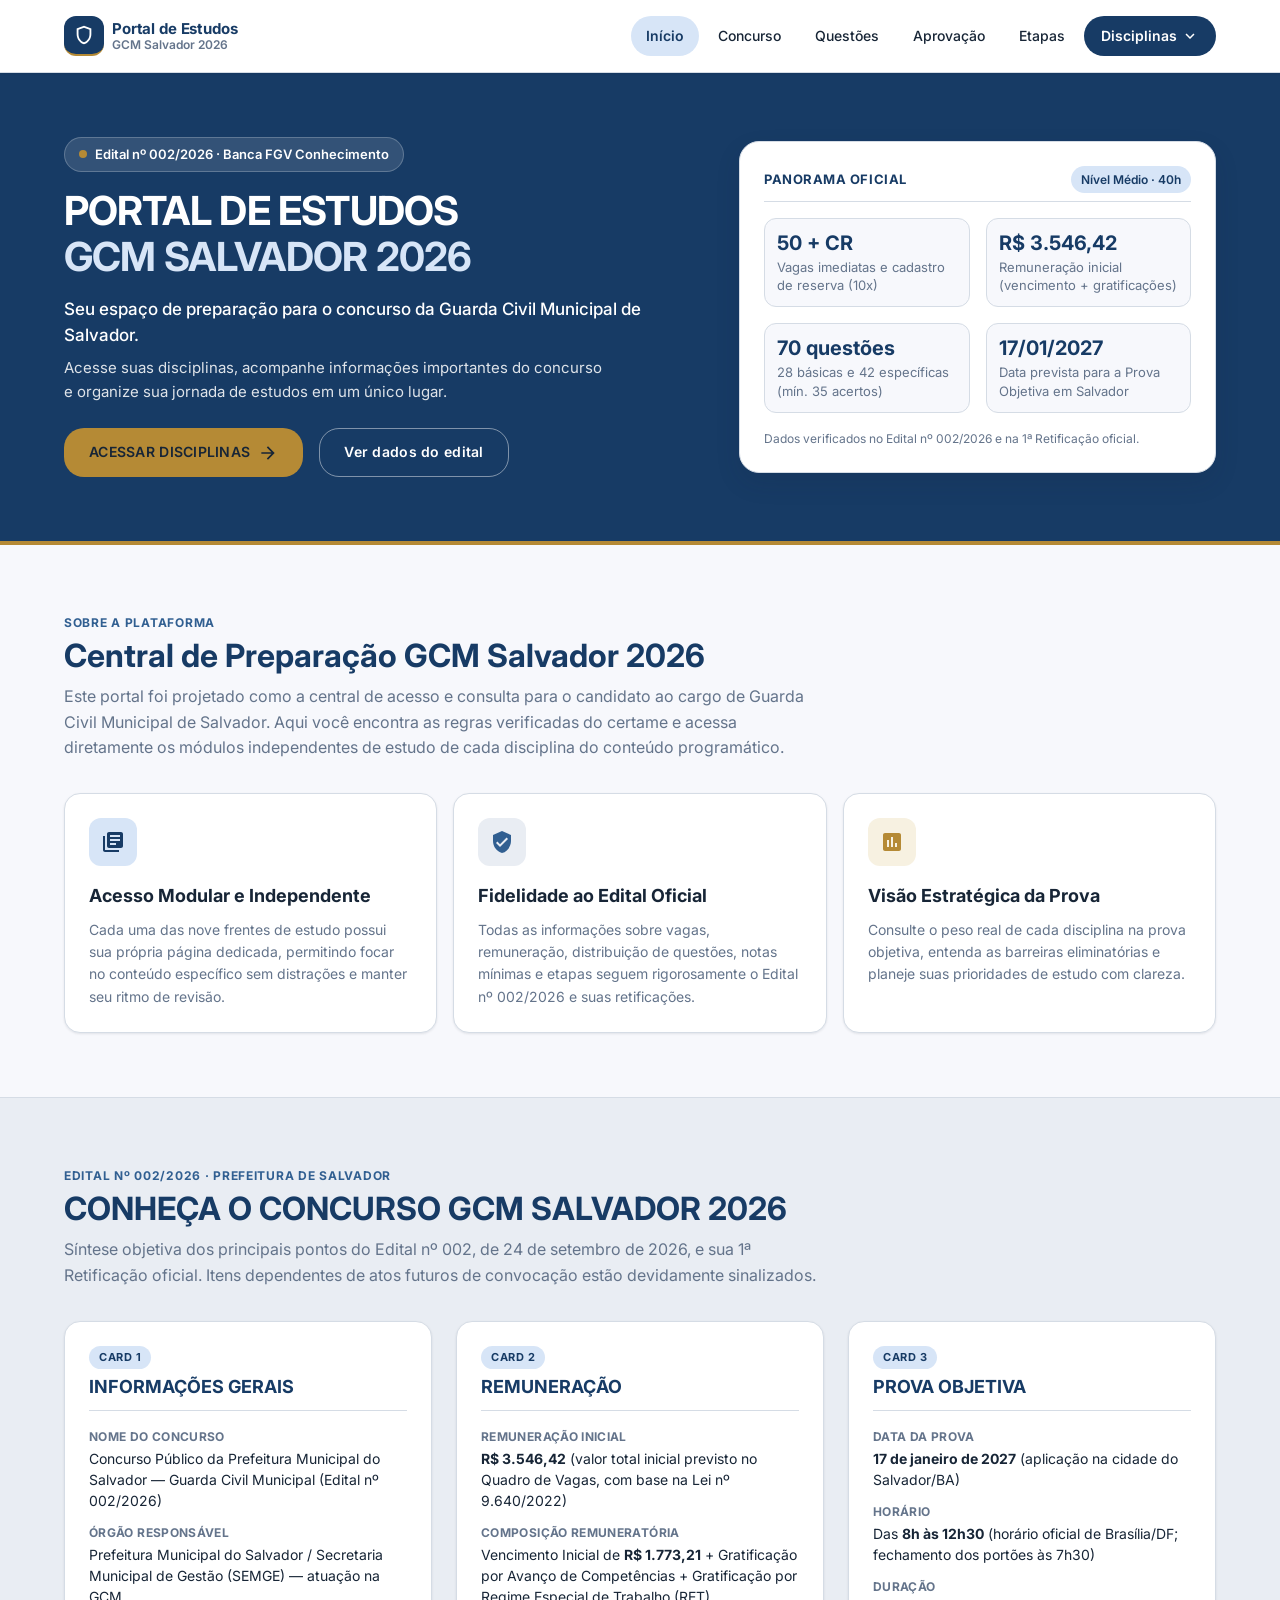
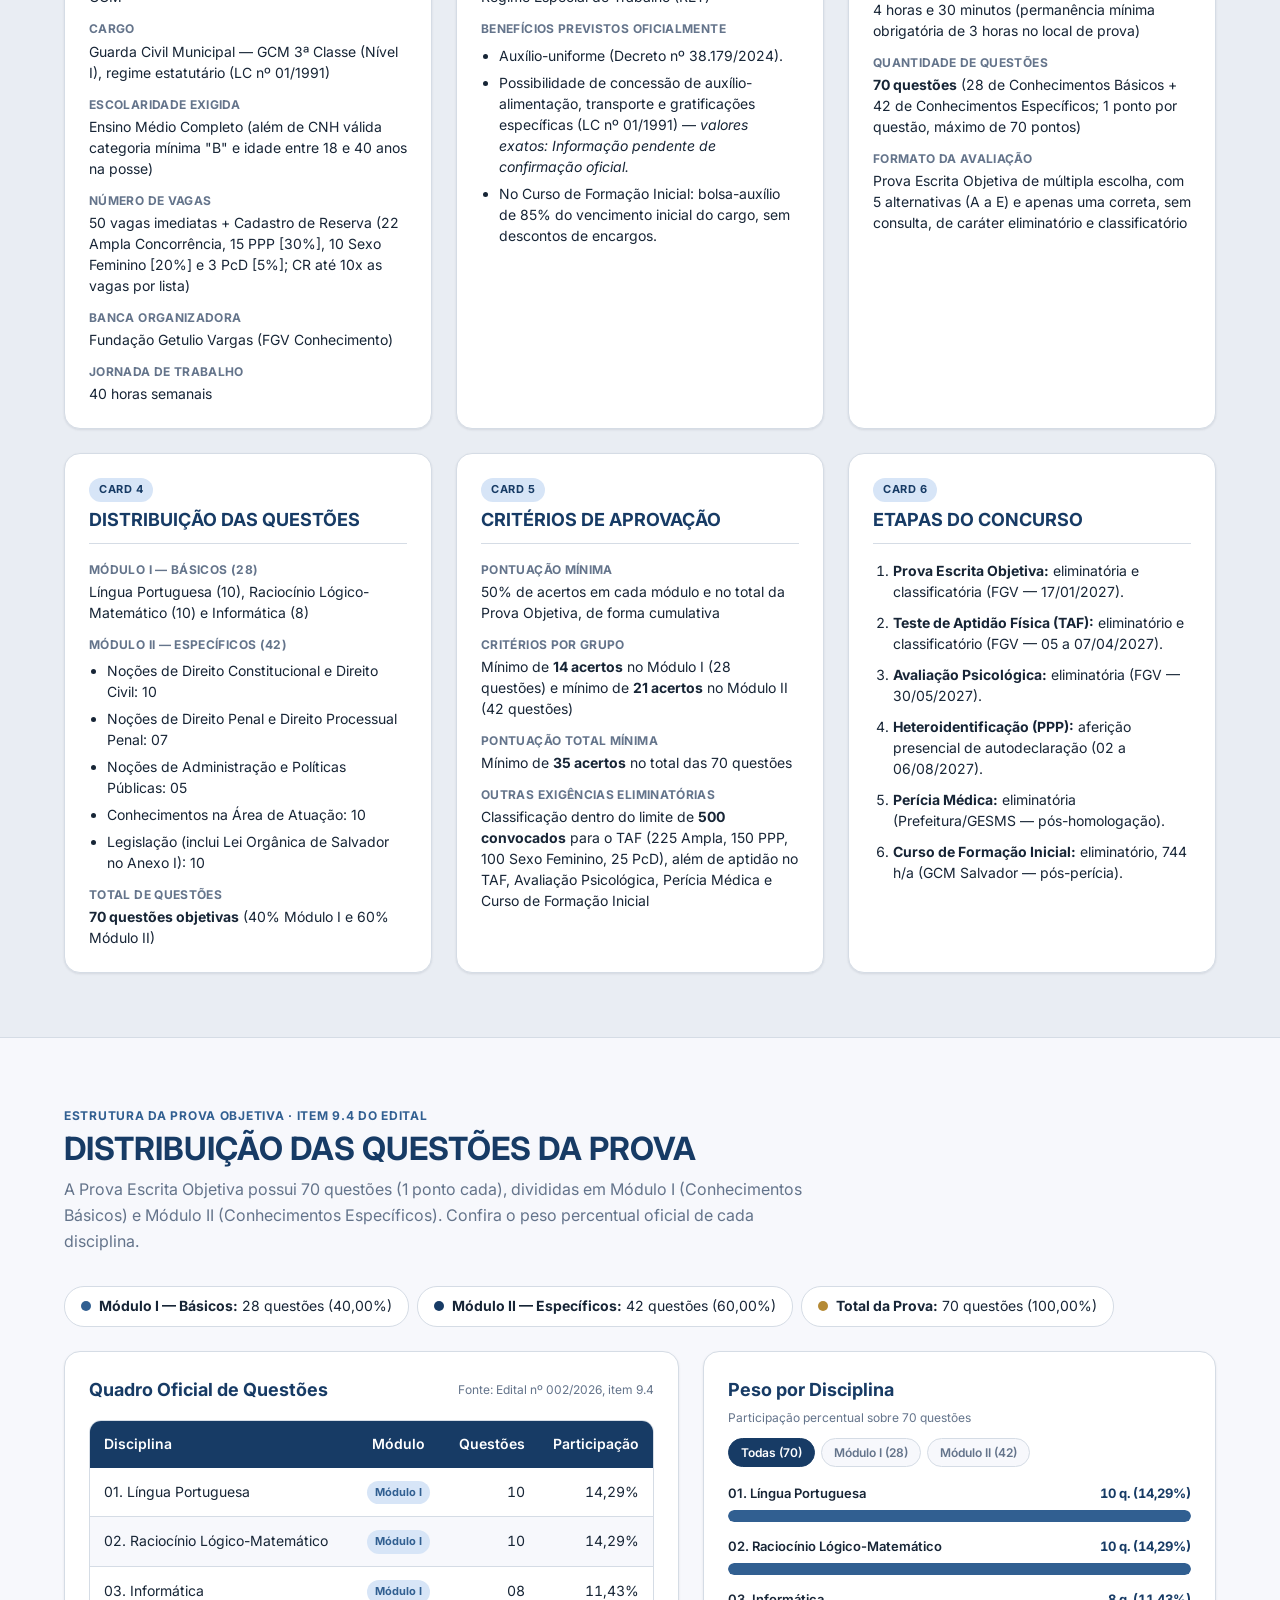
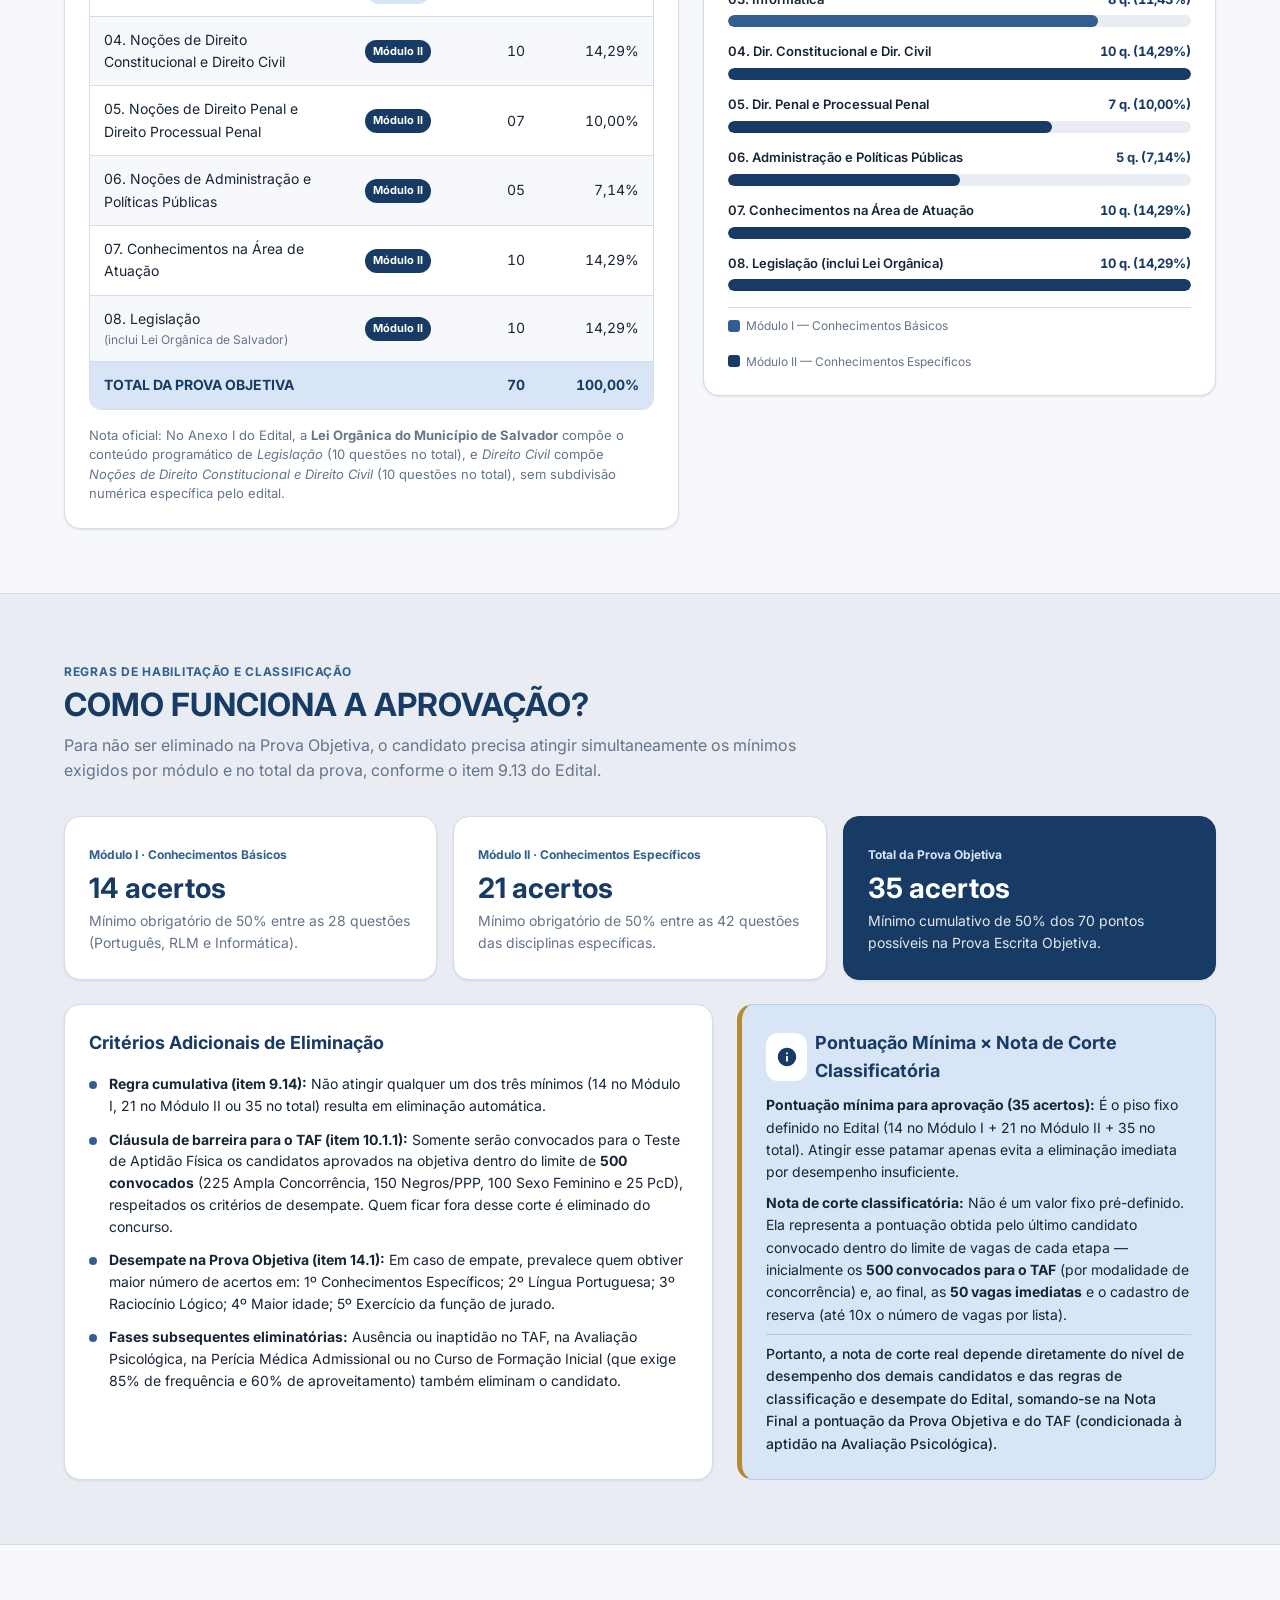
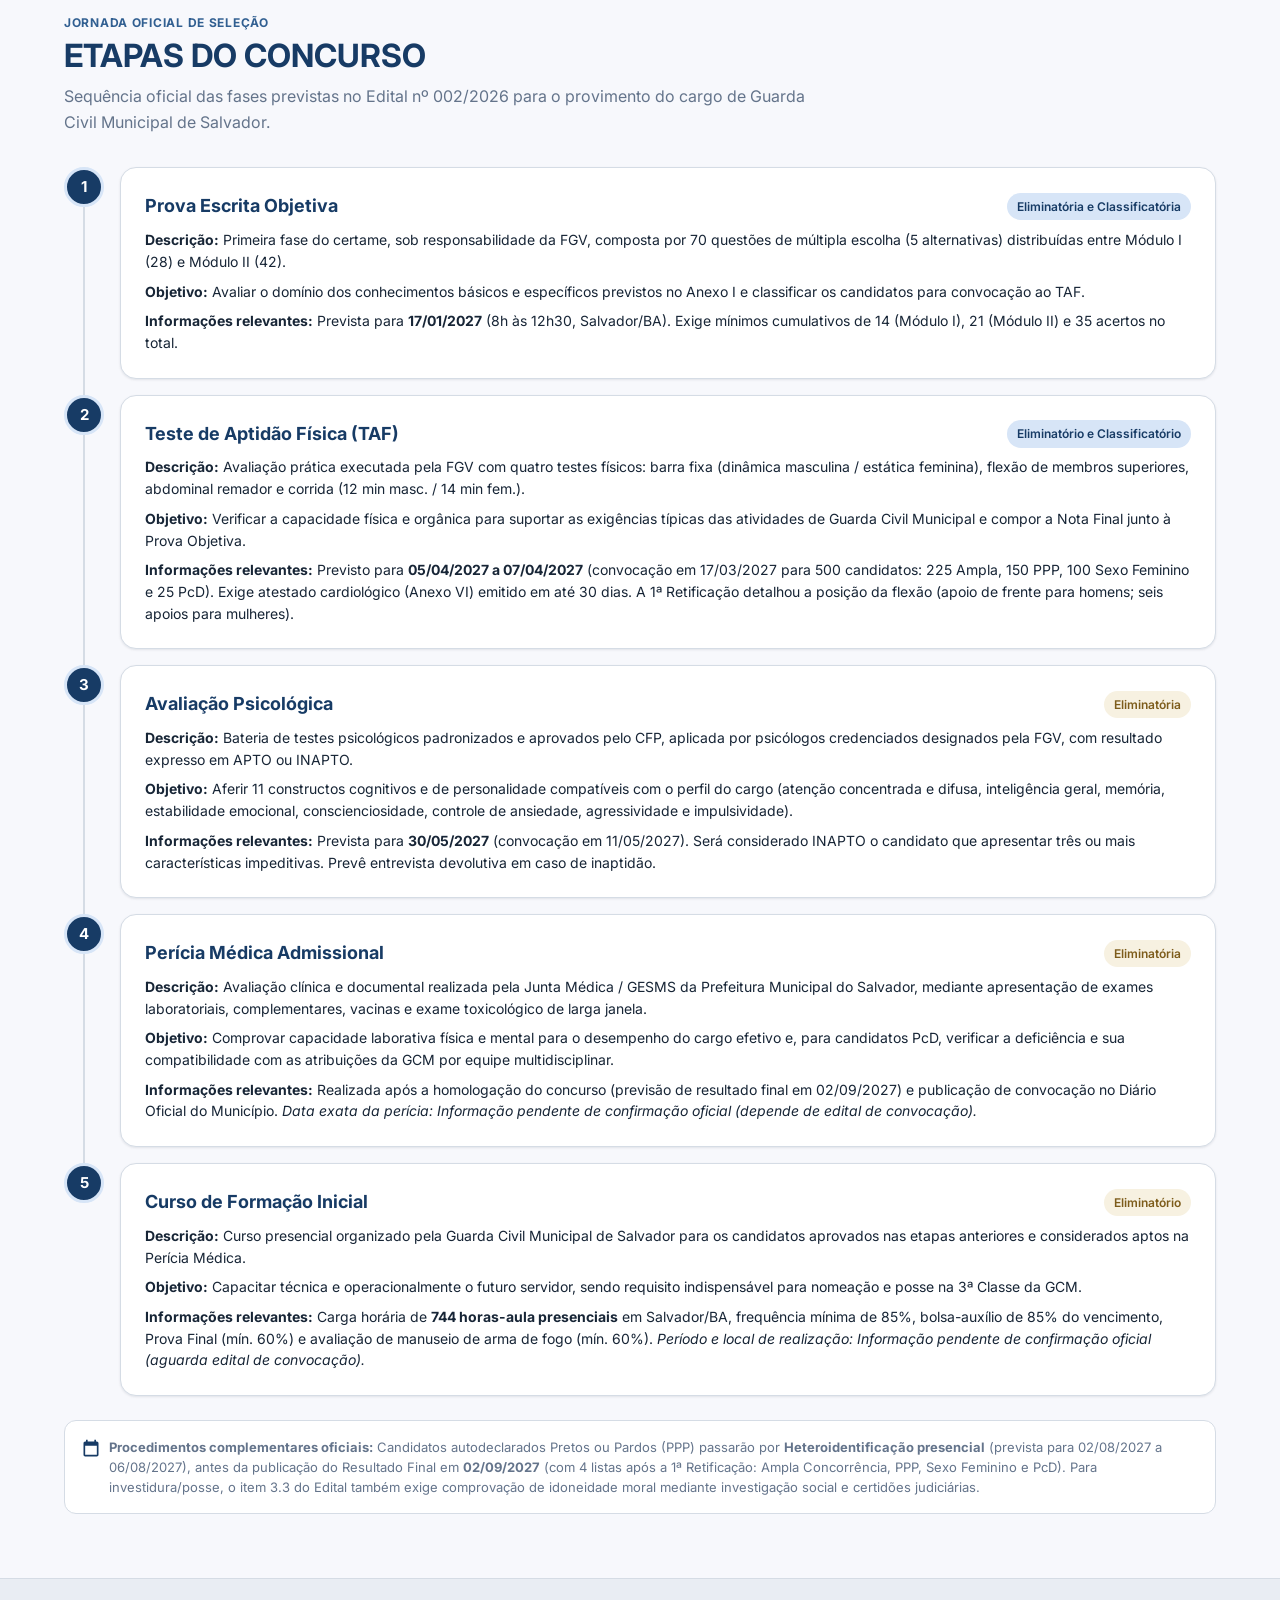
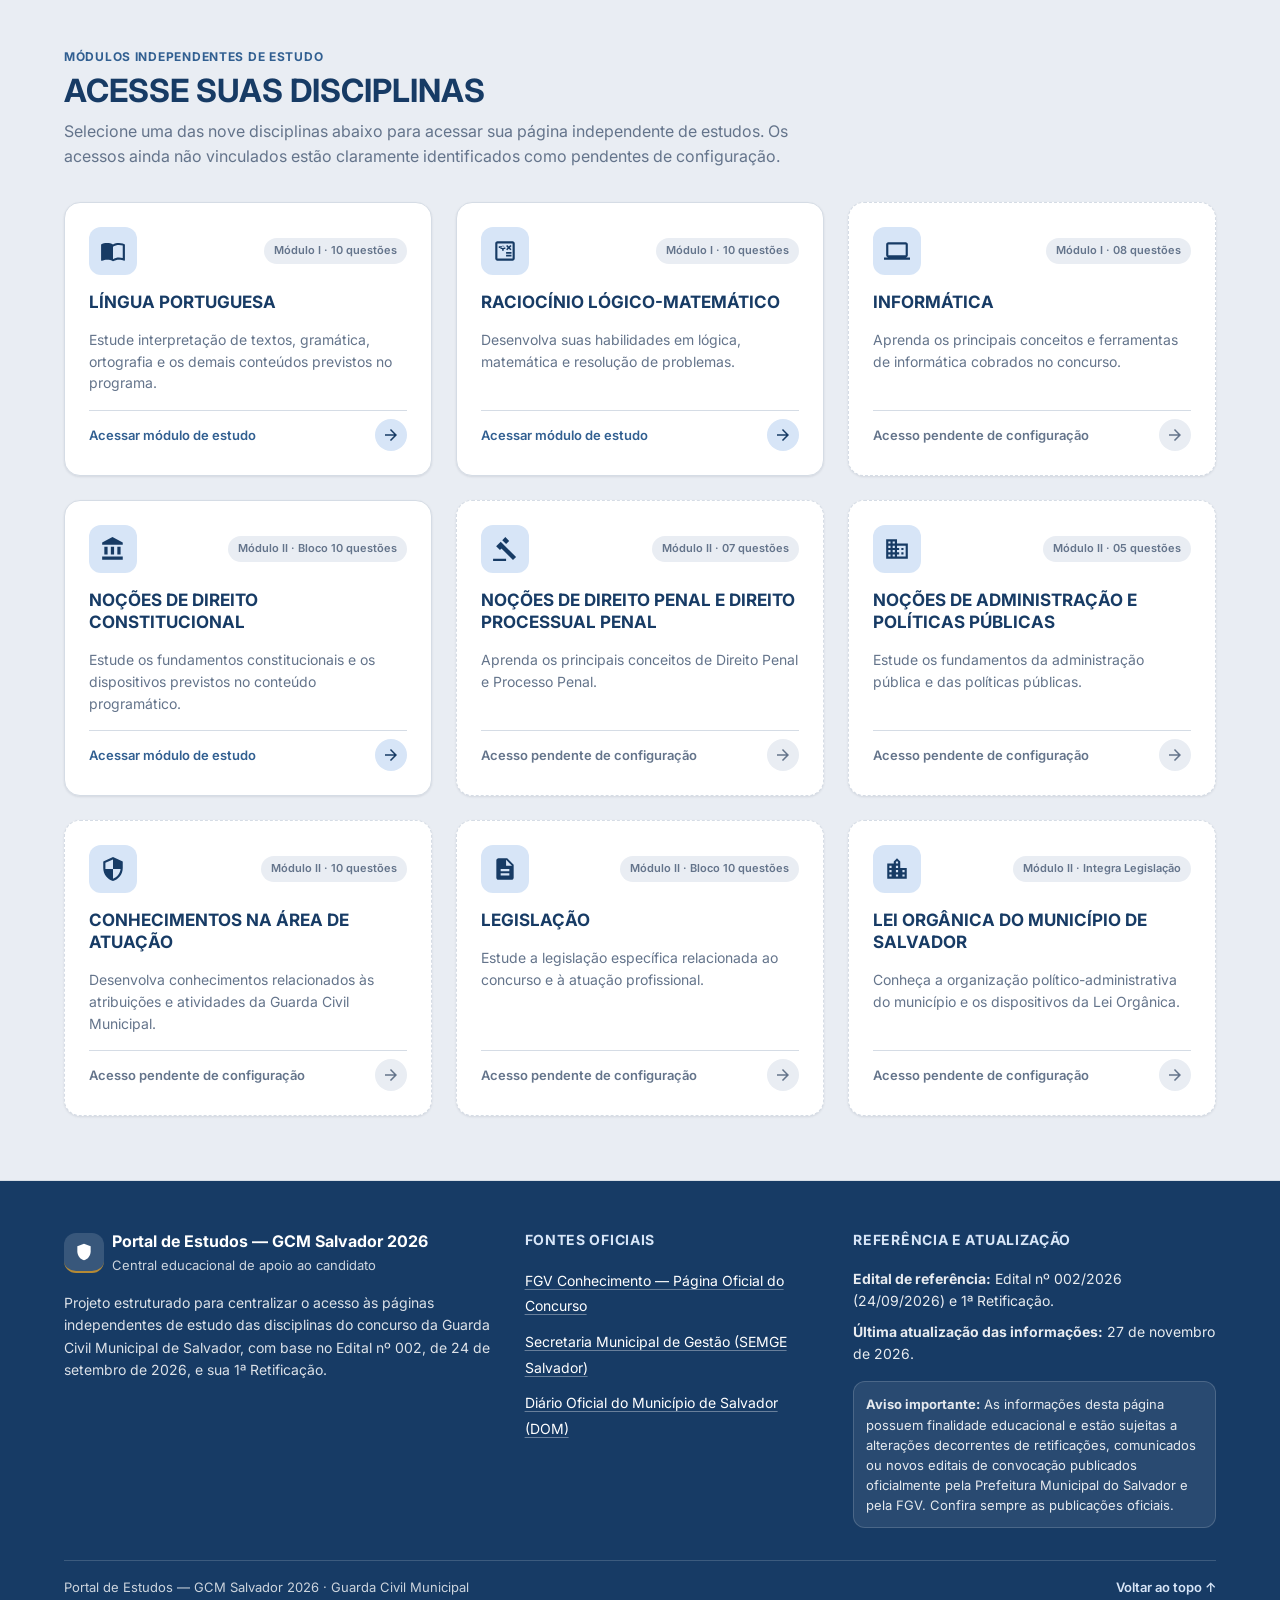
<file: index.html>
<!DOCTYPE html>
<html lang="pt-BR">
<head>
  <meta charset="UTF-8">
  <meta name="viewport" content="width=device-width, initial-scale=1.0">
  <meta name="description" content="Portal de Estudos — GCM Salvador 2026. Central de acesso às disciplinas, informações oficiais do Edital nº 002/2026, distribuição de questões, critérios de aprovação e etapas do concurso da Guarda Civil Municipal de Salvador.">
  <title>Portal de Estudos — GCM Salvador 2026</title>
  <link rel="preconnect" href="https://fonts.googleapis.com">
  <link rel="preconnect" href="https://fonts.gstatic.com" crossorigin>
  <link href="https://fonts.googleapis.com/css2?family=Inter:wght@400;500;600;700&display=swap" rel="stylesheet">
  <link rel="stylesheet" href="css/style.css">
</head>
<body>
  <a href="#conteudo-principal" class="skip-link">Pular para o conteúdo principal</a>

  <!-- 1. MENU SUPERIOR -->
  <header class="site-header" id="site-header">
    <div class="container header-inner">
      <a href="#topo" class="brand" data-scroll-top aria-label="Portal de Estudos GCM Salvador 2026 — Voltar ao início">
        <span class="brand-badge" aria-hidden="true">
          <svg viewBox="0 0 24 24" fill="currentColor" width="22" height="22">
            <path d="M12 2L4 5v6.09c0 5.05 3.41 9.76 8 10.91 4.59-1.15 8-5.86 8-10.91V5l-8-3zm6 9.09c0 4-2.55 7.7-6 8.83-3.45-1.13-6-4.82-6-8.83V6.31l6-2.25 6 2.25v4.78z"/>
          </svg>
        </span>
        <span class="brand-text">
          <span class="brand-title">Portal de Estudos</span>
          <span class="brand-subtitle">GCM Salvador 2026</span>
        </span>
      </a>

      <nav class="desktop-nav" aria-label="Navegação principal">
        <ul class="nav-list">
          <li>
            <a href="#topo" class="nav-link is-active" data-scroll-top>Início</a>
          </li>
          <li>
            <a href="#conheca-concurso" class="nav-link">Concurso</a>
          </li>
          <li>
            <a href="#distribuicao-questoes" class="nav-link">Questões</a>
          </li>
          <li>
            <a href="#criterios-aprovacao" class="nav-link">Aprovação</a>
          </li>
          <li>
            <a href="#etapas-concurso" class="nav-link">Etapas</a>
          </li>
          <li class="nav-dropdown">
            <button
              type="button"
              class="nav-link nav-dropdown-trigger"
              id="desktop-disciplines-btn"
              aria-expanded="false"
              aria-controls="desktop-disciplines-panel"
            >
              <span>Disciplinas</span>
              <svg class="chevron-icon" viewBox="0 0 24 24" fill="currentColor" width="18" height="18" aria-hidden="true">
                <path d="M7.41 8.59L12 13.17l4.59-4.58L18 10l-6 6-6-6 1.41-1.41z"/>
              </svg>
            </button>

            <div class="nav-dropdown-panel" id="desktop-disciplines-panel" hidden>
              <div class="dropdown-panel-header">
                <span class="dropdown-panel-title">Acesso às Disciplinas</span>
                <a href="#disciplinas" class="dropdown-see-all" data-close-dropdown>Ver seção completa</a>
              </div>
              <ul class="dropdown-disciplines-grid">
                <li><a class="discipline-nav-link" data-discipline="portugues">Língua Portuguesa</a></li>
                <li><a class="discipline-nav-link" data-discipline="raciocinioLogico">Raciocínio Lógico-Matemático</a></li>
                <li><a class="discipline-nav-link" data-discipline="informatica">Informática</a></li>
                <li><a class="discipline-nav-link" data-discipline="direitoConstitucional">Noções de Direito Constitucional</a></li>
                <li><a class="discipline-nav-link" data-discipline="direitoPenal">Noções de Direito Penal e Direito Processual Penal</a></li>
                <li><a class="discipline-nav-link" data-discipline="administracao">Noções de Administração e Políticas Públicas</a></li>
                <li><a class="discipline-nav-link" data-discipline="conhecimentosAtuacao">Conhecimentos na Área de Atuação</a></li>
                <li><a class="discipline-nav-link" data-discipline="legislacao">Legislação</a></li>
                <li><a class="discipline-nav-link" data-discipline="leiOrganica">Lei Orgânica do Município de Salvador</a></li>
              </ul>
            </div>
          </li>
        </ul>
      </nav>

      <button
        type="button"
        class="mobile-menu-btn"
        id="mobile-menu-btn"
        aria-expanded="false"
        aria-controls="mobile-nav-drawer"
        aria-label="Abrir menu de navegação"
      >
        <svg class="icon-open" viewBox="0 0 24 24" fill="currentColor" width="24" height="24" aria-hidden="true">
          <path d="M3 18h18v-2H3v2zm0-5h18v-2H3v2zm0-7v2h18V6H3z"/>
        </svg>
        <svg class="icon-close" viewBox="0 0 24 24" fill="currentColor" width="24" height="24" aria-hidden="true">
          <path d="M19 6.41L17.59 5 12 10.59 6.41 5 5 6.41 10.59 12 5 17.59 6.41 19 12 13.41 17.59 19 19 17.59 13.41 12z"/>
        </svg>
      </button>
    </div>

    <!-- Menu expansível para telas menores -->
    <nav class="mobile-nav-drawer" id="mobile-nav-drawer" aria-label="Menu de navegação móvel" hidden>
      <div class="container mobile-nav-inner">
        <div class="mobile-nav-group">
          <p class="mobile-nav-label">Navegação do Portal</p>
          <ul class="mobile-nav-links">
            <li><a href="#topo" class="mobile-nav-item" data-scroll-top>Início</a></li>
            <li><a href="#apresentacao" class="mobile-nav-item">Apresentação do Portal</a></li>
            <li><a href="#conheca-concurso" class="mobile-nav-item">Conheça o Concurso</a></li>
            <li><a href="#distribuicao-questoes" class="mobile-nav-item">Distribuição das Questões</a></li>
            <li><a href="#criterios-aprovacao" class="mobile-nav-item">Critérios de Aprovação</a></li>
            <li><a href="#etapas-concurso" class="mobile-nav-item">Etapas do Concurso</a></li>
          </ul>
        </div>
        <div class="mobile-nav-group">
          <p class="mobile-nav-label">Disciplinas (9 módulos)</p>
          <ul class="mobile-nav-links mobile-disciplines-list">
            <li><a class="discipline-nav-link" data-discipline="portugues">Língua Portuguesa</a></li>
            <li><a class="discipline-nav-link" data-discipline="raciocinioLogico">Raciocínio Lógico-Matemático</a></li>
            <li><a class="discipline-nav-link" data-discipline="informatica">Informática</a></li>
            <li><a class="discipline-nav-link" data-discipline="direitoConstitucional">Noções de Direito Constitucional</a></li>
            <li><a class="discipline-nav-link" data-discipline="direitoPenal">Noções de Direito Penal e Direito Processual Penal</a></li>
            <li><a class="discipline-nav-link" data-discipline="administracao">Noções de Administração e Políticas Públicas</a></li>
            <li><a class="discipline-nav-link" data-discipline="conhecimentosAtuacao">Conhecimentos na Área de Atuação</a></li>
            <li><a class="discipline-nav-link" data-discipline="legislacao">Legislação</a></li>
            <li><a class="discipline-nav-link" data-discipline="leiOrganica">Lei Orgânica do Município de Salvador</a></li>
          </ul>
        </div>
      </div>
    </nav>
  </header>

  <main id="conteudo-principal">
    <!-- 2. BANNER PRINCIPAL -->
    <section id="topo" class="hero">
      <div class="container hero-grid">
        <div class="hero-content">
          <div class="hero-eyebrow">
            <span class="eyebrow-dot" aria-hidden="true"></span>
            <span>Edital nº 002/2026 · Banca FGV Conhecimento</span>
          </div>

          <h1 class="hero-title">
            PORTAL DE ESTUDOS<br>
            <span class="hero-title-accent">GCM SALVADOR 2026</span>
          </h1>

          <p class="hero-description">
            Seu espaço de preparação para o concurso da Guarda Civil Municipal de Salvador.
          </p>
          <p class="hero-subdescription">
            Acesse suas disciplinas, acompanhe informações importantes do concurso e organize sua jornada de estudos em um único lugar.
          </p>

          <div class="hero-actions">
            <a href="#disciplinas" class="btn btn-filled btn-hero">
              <span>ACESSAR DISCIPLINAS</span>
              <svg viewBox="0 0 24 24" fill="currentColor" width="20" height="20" aria-hidden="true">
                <path d="M12 4l-1.41 1.41L16.17 11H4v2h12.17l-5.58 5.59L12 20l8-8z"/>
              </svg>
            </a>
            <a href="#conheca-concurso" class="btn btn-outlined-hero">
              <span>Ver dados do edital</span>
            </a>
          </div>
        </div>

        <aside class="hero-summary-card" aria-label="Resumo rápido do concurso">
          <div class="hero-summary-header">
            <span class="summary-label">Panorama Oficial</span>
            <span class="summary-tag">Nível Médio · 40h</span>
          </div>
          <div class="hero-metrics">
            <div class="hero-metric">
              <span class="metric-value">50 + CR</span>
              <span class="metric-label">Vagas imediatas e cadastro de reserva (10x)</span>
            </div>
            <div class="hero-metric">
              <span class="metric-value">R$ 3.546,42</span>
              <span class="metric-label">Remuneração inicial (vencimento + gratificações)</span>
            </div>
            <div class="hero-metric">
              <span class="metric-value">70 questões</span>
              <span class="metric-label">28 básicas e 42 específicas (mín. 35 acertos)</span>
            </div>
            <div class="hero-metric">
              <span class="metric-value">17/01/2027</span>
              <span class="metric-label">Data prevista para a Prova Objetiva em Salvador</span>
            </div>
          </div>
          <p class="hero-summary-footnote">
            Dados verificados no Edital nº 002/2026 e na 1ª Retificação oficial.
          </p>
        </aside>
      </div>
    </section>

    <!-- 3. APRESENTAÇÃO DO PORTAL -->
    <section id="apresentacao" class="section">
      <div class="container">
        <div class="section-header">
          <span class="section-kicker">Sobre a Plataforma</span>
          <h2 class="section-title">Central de Preparação GCM Salvador 2026</h2>
          <p class="section-lead">
            Este portal foi projetado como a central de acesso e consulta para o candidato ao cargo de Guarda Civil Municipal de Salvador. Aqui você encontra as regras verificadas do certame e acessa diretamente os módulos independentes de estudo de cada disciplina do conteúdo programático.
          </p>
        </div>

        <div class="pillars-grid">
          <article class="pillar-card">
            <div class="icon-chip icon-chip-primary" aria-hidden="true">
              <svg viewBox="0 0 24 24" fill="currentColor" width="24" height="24">
                <path d="M4 6H2v14c0 1.1.9 2 2 2h14v-2H4V6zm16-4H8c-1.1 0-2 .9-2 2v12c0 1.1.9 2 2 2h12c1.1 0 2-.9 2-2V4c0-1.1-.9-2-2-2zm-1 9H9V9h10v2zm-4 4H9v-2h6v2zm4-8H9V5h10v2z"/>
              </svg>
            </div>
            <h3 class="pillar-title">Acesso Modular e Independente</h3>
            <p class="pillar-text">
              Cada uma das nove frentes de estudo possui sua própria página dedicada, permitindo focar no conteúdo específico sem distrações e manter seu ritmo de revisão.
            </p>
          </article>

          <article class="pillar-card">
            <div class="icon-chip icon-chip-secondary" aria-hidden="true">
              <svg viewBox="0 0 24 24" fill="currentColor" width="24" height="24">
                <path d="M12 1L3 5v6c0 5.55 3.84 10.74 9 12 5.16-1.26 9-6.45 9-12V5l-9-4zm-2 16l-4-4 1.41-1.41L10 14.17l6.59-6.59L18 9l-8 8z"/>
              </svg>
            </div>
            <h3 class="pillar-title">Fidelidade ao Edital Oficial</h3>
            <p class="pillar-text">
              Todas as informações sobre vagas, remuneração, distribuição de questões, notas mínimas e etapas seguem rigorosamente o Edital nº 002/2026 e suas retificações.
            </p>
          </article>

          <article class="pillar-card">
            <div class="icon-chip icon-chip-tertiary" aria-hidden="true">
              <svg viewBox="0 0 24 24" fill="currentColor" width="24" height="24">
                <path d="M19 3H5c-1.1 0-2 .9-2 2v14c0 1.1.9 2 2 2h14c1.1 0 2-.9 2-2V5c0-1.1-.9-2-2-2zM9 17H7v-7h2v7zm4 0h-2V7h2v10zm4 0h-2v-4h2v4z"/>
              </svg>
            </div>
            <h3 class="pillar-title">Visão Estratégica da Prova</h3>
            <p class="pillar-text">
              Consulte o peso real de cada disciplina na prova objetiva, entenda as barreiras eliminatórias e planeje suas prioridades de estudo com clareza.
            </p>
          </article>
        </div>
      </div>
    </section>

    <!-- 4. CONHEÇA O CONCURSO -->
    <section id="conheca-concurso" class="section section-alt">
      <div class="container">
        <div class="section-header">
          <span class="section-kicker">Edital nº 002/2026 · Prefeitura de Salvador</span>
          <h2 class="section-title">CONHEÇA O CONCURSO GCM SALVADOR 2026</h2>
          <p class="section-lead">
            Síntese objetiva dos principais pontos do Edital nº 002, de 24 de setembro de 2026, e sua 1ª Retificação oficial. Itens dependentes de atos futuros de convocação estão devidamente sinalizados.
          </p>
        </div>

        <div class="info-cards-grid">
          <!-- CARD 1 -->
          <article class="info-card">
            <div class="info-card-header">
              <span class="info-card-badge">Card 1</span>
              <h3 class="info-card-title">INFORMAÇÕES GERAIS</h3>
            </div>
            <dl class="info-list">
              <div class="info-row">
                <dt>Nome do concurso</dt>
                <dd>Concurso Público da Prefeitura Municipal do Salvador — Guarda Civil Municipal (Edital nº 002/2026)</dd>
              </div>
              <div class="info-row">
                <dt>Órgão responsável</dt>
                <dd>Prefeitura Municipal do Salvador / Secretaria Municipal de Gestão (SEMGE) — atuação na GCM</dd>
              </div>
              <div class="info-row">
                <dt>Cargo</dt>
                <dd>Guarda Civil Municipal — GCM 3ª Classe (Nível I), regime estatutário (LC nº 01/1991)</dd>
              </div>
              <div class="info-row">
                <dt>Escolaridade exigida</dt>
                <dd>Ensino Médio Completo (além de CNH válida categoria mínima "B" e idade entre 18 e 40 anos na posse)</dd>
              </div>
              <div class="info-row">
                <dt>Número de vagas</dt>
                <dd>50 vagas imediatas + Cadastro de Reserva (22 Ampla Concorrência, 15 PPP [30%], 10 Sexo Feminino [20%] e 3 PcD [5%]; CR até 10x as vagas por lista)</dd>
              </div>
              <div class="info-row">
                <dt>Banca organizadora</dt>
                <dd>Fundação Getulio Vargas (FGV Conhecimento)</dd>
              </div>
              <div class="info-row">
                <dt>Jornada de trabalho</dt>
                <dd>40 horas semanais</dd>
              </div>
            </dl>
          </article>

          <!-- CARD 2 -->
          <article class="info-card">
            <div class="info-card-header">
              <span class="info-card-badge">Card 2</span>
              <h3 class="info-card-title">REMUNERAÇÃO</h3>
            </div>
            <dl class="info-list">
              <div class="info-row">
                <dt>Remuneração inicial</dt>
                <dd><strong>R$ 3.546,42</strong> (valor total inicial previsto no Quadro de Vagas, com base na Lei nº 9.640/2022)</dd>
              </div>
              <div class="info-row">
                <dt>Composição remuneratória</dt>
                <dd>Vencimento Inicial de <strong>R$ 1.773,21</strong> + Gratificação por Avanço de Competências + Gratificação por Regime Especial de Trabalho (RET)</dd>
              </div>
              <div class="info-row">
                <dt>Benefícios previstos oficialmente</dt>
                <dd>
                  <ul class="compact-bullets">
                    <li>Auxílio-uniforme (Decreto nº 38.179/2024).</li>
                    <li>Possibilidade de concessão de auxílio-alimentação, transporte e gratificações específicas (LC nº 01/1991) — <em>valores exatos: Informação pendente de confirmação oficial.</em></li>
                    <li>No Curso de Formação Inicial: bolsa-auxílio de 85% do vencimento inicial do cargo, sem descontos de encargos.</li>
                  </ul>
                </dd>
              </div>
            </dl>
          </article>

          <!-- CARD 3 -->
          <article class="info-card">
            <div class="info-card-header">
              <span class="info-card-badge">Card 3</span>
              <h3 class="info-card-title">PROVA OBJETIVA</h3>
            </div>
            <dl class="info-list">
              <div class="info-row">
                <dt>Data da prova</dt>
                <dd><strong>17 de janeiro de 2027</strong> (aplicação na cidade do Salvador/BA)</dd>
              </div>
              <div class="info-row">
                <dt>Horário</dt>
                <dd>Das <strong>8h às 12h30</strong> (horário oficial de Brasília/DF; fechamento dos portões às 7h30)</dd>
              </div>
              <div class="info-row">
                <dt>Duração</dt>
                <dd>4 horas e 30 minutos (permanência mínima obrigatória de 3 horas no local de prova)</dd>
              </div>
              <div class="info-row">
                <dt>Quantidade de questões</dt>
                <dd><strong>70 questões</strong> (28 de Conhecimentos Básicos + 42 de Conhecimentos Específicos; 1 ponto por questão, máximo de 70 pontos)</dd>
              </div>
              <div class="info-row">
                <dt>Formato da avaliação</dt>
                <dd>Prova Escrita Objetiva de múltipla escolha, com 5 alternativas (A a E) e apenas uma correta, sem consulta, de caráter eliminatório e classificatório</dd>
              </div>
            </dl>
          </article>

          <!-- CARD 4 -->
          <article class="info-card">
            <div class="info-card-header">
              <span class="info-card-badge">Card 4</span>
              <h3 class="info-card-title">DISTRIBUIÇÃO DAS QUESTÕES</h3>
            </div>
            <dl class="info-list">
              <div class="info-row">
                <dt>Módulo I — Básicos (28)</dt>
                <dd>Língua Portuguesa (10), Raciocínio Lógico-Matemático (10) e Informática (8)</dd>
              </div>
              <div class="info-row">
                <dt>Módulo II — Específicos (42)</dt>
                <dd>
                  <ul class="compact-bullets">
                    <li>Noções de Direito Constitucional e Direito Civil: 10</li>
                    <li>Noções de Direito Penal e Direito Processual Penal: 07</li>
                    <li>Noções de Administração e Políticas Públicas: 05</li>
                    <li>Conhecimentos na Área de Atuação: 10</li>
                    <li>Legislação (inclui Lei Orgânica de Salvador no Anexo I): 10</li>
                  </ul>
                </dd>
              </div>
              <div class="info-row">
                <dt>Total de questões</dt>
                <dd><strong>70 questões objetivas</strong> (40% Módulo I e 60% Módulo II)</dd>
              </div>
            </dl>
          </article>

          <!-- CARD 5 -->
          <article class="info-card">
            <div class="info-card-header">
              <span class="info-card-badge">Card 5</span>
              <h3 class="info-card-title">CRITÉRIOS DE APROVAÇÃO</h3>
            </div>
            <dl class="info-list">
              <div class="info-row">
                <dt>Pontuação mínima</dt>
                <dd>50% de acertos em cada módulo e no total da Prova Objetiva, de forma cumulativa</dd>
              </div>
              <div class="info-row">
                <dt>Critérios por grupo</dt>
                <dd>Mínimo de <strong>14 acertos</strong> no Módulo I (28 questões) e mínimo de <strong>21 acertos</strong> no Módulo II (42 questões)</dd>
              </div>
              <div class="info-row">
                <dt>Pontuação total mínima</dt>
                <dd>Mínimo de <strong>35 acertos</strong> no total das 70 questões</dd>
              </div>
              <div class="info-row">
                <dt>Outras exigências eliminatórias</dt>
                <dd>Classificação dentro do limite de <strong>500 convocados</strong> para o TAF (225 Ampla, 150 PPP, 100 Sexo Feminino, 25 PcD), além de aptidão no TAF, Avaliação Psicológica, Perícia Médica e Curso de Formação Inicial</dd>
              </div>
            </dl>
          </article>

          <!-- CARD 6 -->
          <article class="info-card">
            <div class="info-card-header">
              <span class="info-card-badge">Card 6</span>
              <h3 class="info-card-title">ETAPAS DO CONCURSO</h3>
            </div>
            <ol class="stages-summary-list">
              <li><strong>Prova Escrita Objetiva:</strong> eliminatória e classificatória (FGV — 17/01/2027).</li>
              <li><strong>Teste de Aptidão Física (TAF):</strong> eliminatório e classificatório (FGV — 05 a 07/04/2027).</li>
              <li><strong>Avaliação Psicológica:</strong> eliminatória (FGV — 30/05/2027).</li>
              <li><strong>Heteroidentificação (PPP):</strong> aferição presencial de autodeclaração (02 a 06/08/2027).</li>
              <li><strong>Perícia Médica:</strong> eliminatória (Prefeitura/GESMS — pós-homologação).</li>
              <li><strong>Curso de Formação Inicial:</strong> eliminatório, 744 h/a (GCM Salvador — pós-perícia).</li>
            </ol>
          </article>
        </div>
      </div>
    </section>

    <!-- 5. DISTRIBUIÇÃO DAS QUESTÕES -->
    <section id="distribuicao-questoes" class="section">
      <div class="container">
        <div class="section-header">
          <span class="section-kicker">Estrutura da Prova Objetiva · Item 9.4 do Edital</span>
          <h2 class="section-title">DISTRIBUIÇÃO DAS QUESTÕES DA PROVA</h2>
          <p class="section-lead">
            A Prova Escrita Objetiva possui 70 questões (1 ponto cada), divididas em Módulo I (Conhecimentos Básicos) e Módulo II (Conhecimentos Específicos). Confira o peso percentual oficial de cada disciplina.
          </p>
        </div>

        <div class="module-kpi-strip" role="region" aria-label="Resumo por módulos">
          <div class="kpi-pill">
            <span class="kpi-dot kpi-dot-secondary" aria-hidden="true"></span>
            <span><strong>Módulo I — Básicos:</strong> 28 questões (40,00%)</span>
          </div>
          <div class="kpi-pill">
            <span class="kpi-dot kpi-dot-primary" aria-hidden="true"></span>
            <span><strong>Módulo II — Específicos:</strong> 42 questões (60,00%)</span>
          </div>
          <div class="kpi-pill">
            <span class="kpi-dot kpi-dot-tertiary" aria-hidden="true"></span>
            <span><strong>Total da Prova:</strong> 70 questões (100,00%)</span>
          </div>
        </div>

        <div class="distribution-layout">
          <!-- Tabela organizada -->
          <div class="surface-card table-card">
            <div class="card-top-bar">
              <h3 class="card-subtitle">Quadro Oficial de Questões</h3>
              <span class="card-caption">Fonte: Edital nº 002/2026, item 9.4</span>
            </div>

            <div class="table-wrapper">
              <table class="data-table">
                <thead>
                  <tr>
                    <th scope="col">Disciplina</th>
                    <th scope="col" class="col-center">Módulo</th>
                    <th scope="col" class="col-num">Questões</th>
                    <th scope="col" class="col-num">Participação</th>
                  </tr>
                </thead>
                <tbody>
                  <tr>
                    <td>
                      <span class="disc-name">01. Língua Portuguesa</span>
                    </td>
                    <td class="col-center"><span class="module-tag tag-m1">Módulo I</span></td>
                    <td class="col-num">10</td>
                    <td class="col-num">14,29%</td>
                  </tr>
                  <tr>
                    <td>
                      <span class="disc-name">02. Raciocínio Lógico-Matemático</span>
                    </td>
                    <td class="col-center"><span class="module-tag tag-m1">Módulo I</span></td>
                    <td class="col-num">10</td>
                    <td class="col-num">14,29%</td>
                  </tr>
                  <tr>
                    <td>
                      <span class="disc-name">03. Informática</span>
                    </td>
                    <td class="col-center"><span class="module-tag tag-m1">Módulo I</span></td>
                    <td class="col-num">08</td>
                    <td class="col-num">11,43%</td>
                  </tr>
                  <tr>
                    <td>
                      <span class="disc-name">04. Noções de Direito Constitucional e Direito Civil</span>
                    </td>
                    <td class="col-center"><span class="module-tag tag-m2">Módulo II</span></td>
                    <td class="col-num">10</td>
                    <td class="col-num">14,29%</td>
                  </tr>
                  <tr>
                    <td>
                      <span class="disc-name">05. Noções de Direito Penal e Direito Processual Penal</span>
                    </td>
                    <td class="col-center"><span class="module-tag tag-m2">Módulo II</span></td>
                    <td class="col-num">07</td>
                    <td class="col-num">10,00%</td>
                  </tr>
                  <tr>
                    <td>
                      <span class="disc-name">06. Noções de Administração e Políticas Públicas</span>
                    </td>
                    <td class="col-center"><span class="module-tag tag-m2">Módulo II</span></td>
                    <td class="col-num">05</td>
                    <td class="col-num">7,14%</td>
                  </tr>
                  <tr>
                    <td>
                      <span class="disc-name">07. Conhecimentos na Área de Atuação</span>
                    </td>
                    <td class="col-center"><span class="module-tag tag-m2">Módulo II</span></td>
                    <td class="col-num">10</td>
                    <td class="col-num">14,29%</td>
                  </tr>
                  <tr>
                    <td>
                      <span class="disc-name">08. Legislação <small class="disc-note">(inclui Lei Orgânica de Salvador)</small></span>
                    </td>
                    <td class="col-center"><span class="module-tag tag-m2">Módulo II</span></td>
                    <td class="col-num">10</td>
                    <td class="col-num">14,29%</td>
                  </tr>
                </tbody>
                <tfoot>
                  <tr>
                    <th scope="row" colspan="2">TOTAL DA PROVA OBJETIVA</th>
                    <td class="col-num">70</td>
                    <td class="col-num">100,00%</td>
                  </tr>
                </tfoot>
              </table>
            </div>

            <p class="table-footnote">
              Nota oficial: No Anexo I do Edital, a <strong>Lei Orgânica do Município de Salvador</strong> compõe o conteúdo programático de <em>Legislação</em> (10 questões no total), e <em>Direito Civil</em> compõe <em>Noções de Direito Constitucional e Direito Civil</em> (10 questões no total), sem subdivisão numérica específica pelo edital.
            </p>
          </div>

          <!-- Gráfico de barras -->
          <div class="surface-card chart-card">
            <div class="card-top-bar">
              <div>
                <h3 class="card-subtitle">Peso por Disciplina</h3>
                <span class="card-caption">Participação percentual sobre 70 questões</span>
              </div>
              <div class="chart-filters" role="group" aria-label="Filtrar gráfico por módulo">
                <button type="button" class="filter-chip is-active" data-chart-filter="all">Todas (70)</button>
                <button type="button" class="filter-chip" data-chart-filter="M1">Módulo I (28)</button>
                <button type="button" class="filter-chip" data-chart-filter="M2">Módulo II (42)</button>
              </div>
            </div>

            <div class="bar-chart" id="questions-bar-chart" aria-label="Gráfico de barras da distribuição de questões por disciplina">
              <!-- Preenchido dinamicamente por script.js a partir dos dados oficiais -->
            </div>

            <div class="chart-legend" aria-hidden="true">
              <span class="legend-item">
                <span class="legend-swatch swatch-m1"></span>
                <span>Módulo I — Conhecimentos Básicos</span>
              </span>
              <span class="legend-item">
                <span class="legend-swatch swatch-m2"></span>
                <span>Módulo II — Conhecimentos Específicos</span>
              </span>
            </div>
          </div>
        </div>
      </div>
    </section>

    <!-- 6. CRITÉRIOS DE APROVAÇÃO -->
    <section id="criterios-aprovacao" class="section section-alt">
      <div class="container">
        <div class="section-header">
          <span class="section-kicker">Regras de Habilitação e Classificação</span>
          <h2 class="section-title">COMO FUNCIONA A APROVAÇÃO?</h2>
          <p class="section-lead">
            Para não ser eliminado na Prova Objetiva, o candidato precisa atingir simultaneamente os mínimos exigidos por módulo e no total da prova, conforme o item 9.13 do Edital.
          </p>
        </div>

        <div class="approval-metrics-grid">
          <article class="metric-card">
            <span class="metric-badge">Módulo I · Conhecimentos Básicos</span>
            <p class="metric-number">14 acertos</p>
            <p class="metric-detail">Mínimo obrigatório de 50% entre as 28 questões (Português, RLM e Informática).</p>
          </article>

          <article class="metric-card">
            <span class="metric-badge">Módulo II · Conhecimentos Específicos</span>
            <p class="metric-number">21 acertos</p>
            <p class="metric-detail">Mínimo obrigatório de 50% entre as 42 questões das disciplinas específicas.</p>
          </article>

          <article class="metric-card metric-card-highlight">
            <span class="metric-badge">Total da Prova Objetiva</span>
            <p class="metric-number">35 acertos</p>
            <p class="metric-detail">Mínimo cumulativo de 50% dos 70 pontos possíveis na Prova Escrita Objetiva.</p>
          </article>
        </div>

        <div class="approval-details-grid">
          <article class="surface-card">
            <h3 class="card-subtitle">Critérios Adicionais de Eliminação</h3>
            <ul class="check-list">
              <li>
                <strong>Regra cumulativa (item 9.14):</strong> Não atingir qualquer um dos três mínimos (14 no Módulo I, 21 no Módulo II ou 35 no total) resulta em eliminação automática.
              </li>
              <li>
                <strong>Cláusula de barreira para o TAF (item 10.1.1):</strong> Somente serão convocados para o Teste de Aptidão Física os candidatos aprovados na objetiva dentro do limite de <strong>500 convocados</strong> (225 Ampla Concorrência, 150 Negros/PPP, 100 Sexo Feminino e 25 PcD), respeitados os critérios de desempate. Quem ficar fora desse corte é eliminado do concurso.
              </li>
              <li>
                <strong>Desempate na Prova Objetiva (item 14.1):</strong> Em caso de empate, prevalece quem obtiver maior número de acertos em: 1º Conhecimentos Específicos; 2º Língua Portuguesa; 3º Raciocínio Lógico; 4º Maior idade; 5º Exercício da função de jurado.
              </li>
              <li>
                <strong>Fases subsequentes eliminatórias:</strong> Ausência ou inaptidão no TAF, na Avaliação Psicológica, na Perícia Médica Admissional ou no Curso de Formação Inicial (que exige 85% de frequência e 60% de aproveitamento) também eliminam o candidato.
              </li>
            </ul>
          </article>

          <aside class="callout-card" aria-label="Diferença entre pontuação mínima e nota de corte">
            <div class="callout-header">
              <span class="icon-chip icon-chip-primary" aria-hidden="true">
                <svg viewBox="0 0 24 24" fill="currentColor" width="22" height="22">
                  <path d="M12 2C6.48 2 2 6.48 2 12s4.48 10 10 10 10-4.48 10-10S17.52 2 12 2zm1 15h-2v-6h2v6zm0-8h-2V7h2v2z"/>
                </svg>
              </span>
              <h3 class="callout-title">Pontuação Mínima × Nota de Corte Classificatória</h3>
            </div>
            <p class="callout-text">
              <strong>Pontuação mínima para aprovação (35 acertos):</strong> É o piso fixo definido no Edital (14 no Módulo I + 21 no Módulo II + 35 no total). Atingir esse patamar apenas evita a eliminação imediata por desempenho insuficiente.
            </p>
            <p class="callout-text">
              <strong>Nota de corte classificatória:</strong> Não é um valor fixo pré-definido. Ela representa a pontuação obtida pelo último candidato convocado dentro do limite de vagas de cada etapa — inicialmente os <strong>500 convocados para o TAF</strong> (por modalidade de concorrência) e, ao final, as <strong>50 vagas imediatas</strong> e o cadastro de reserva (até 10x o número de vagas por lista).
            </p>
            <p class="callout-text callout-note">
              Portanto, a nota de corte real depende diretamente do nível de desempenho dos demais candidatos e das regras de classificação e desempate do Edital, somando-se na Nota Final a pontuação da Prova Objetiva e do TAF (condicionada à aptidão na Avaliação Psicológica).
            </p>
          </aside>
        </div>
      </div>
    </section>

    <!-- 7. ETAPAS DO CONCURSO -->
    <section id="etapas-concurso" class="section">
      <div class="container">
        <div class="section-header">
          <span class="section-kicker">Jornada Oficial de Seleção</span>
          <h2 class="section-title">ETAPAS DO CONCURSO</h2>
          <p class="section-lead">
            Sequência oficial das fases previstas no Edital nº 002/2026 para o provimento do cargo de Guarda Civil Municipal de Salvador.
          </p>
        </div>

        <ol class="timeline">
          <li class="timeline-item">
            <div class="timeline-marker" aria-hidden="true">1</div>
            <article class="timeline-card">
              <div class="timeline-card-top">
                <h3 class="timeline-title">Prova Escrita Objetiva</h3>
                <span class="stage-badge badge-both">Eliminatória e Classificatória</span>
              </div>
              <p class="timeline-desc">
                <strong>Descrição:</strong> Primeira fase do certame, sob responsabilidade da FGV, composta por 70 questões de múltipla escolha (5 alternativas) distribuídas entre Módulo I (28) e Módulo II (42).
              </p>
              <p class="timeline-meta">
                <strong>Objetivo:</strong> Avaliar o domínio dos conhecimentos básicos e específicos previstos no Anexo I e classificar os candidatos para convocação ao TAF.
              </p>
              <p class="timeline-meta">
                <strong>Informações relevantes:</strong> Prevista para <strong>17/01/2027</strong> (8h às 12h30, Salvador/BA). Exige mínimos cumulativos de 14 (Módulo I), 21 (Módulo II) e 35 acertos no total.
              </p>
            </article>
          </li>

          <li class="timeline-item">
            <div class="timeline-marker" aria-hidden="true">2</div>
            <article class="timeline-card">
              <div class="timeline-card-top">
                <h3 class="timeline-title">Teste de Aptidão Física (TAF)</h3>
                <span class="stage-badge badge-both">Eliminatório e Classificatório</span>
              </div>
              <p class="timeline-desc">
                <strong>Descrição:</strong> Avaliação prática executada pela FGV com quatro testes físicos: barra fixa (dinâmica masculina / estática feminina), flexão de membros superiores, abdominal remador e corrida (12 min masc. / 14 min fem.).
              </p>
              <p class="timeline-meta">
                <strong>Objetivo:</strong> Verificar a capacidade física e orgânica para suportar as exigências típicas das atividades de Guarda Civil Municipal e compor a Nota Final junto à Prova Objetiva.
              </p>
              <p class="timeline-meta">
                <strong>Informações relevantes:</strong> Previsto para <strong>05/04/2027 a 07/04/2027</strong> (convocação em 17/03/2027 para 500 candidatos: 225 Ampla, 150 PPP, 100 Sexo Feminino e 25 PcD). Exige atestado cardiológico (Anexo VI) emitido em até 30 dias. A 1ª Retificação detalhou a posição da flexão (apoio de frente para homens; seis apoios para mulheres).
              </p>
            </article>
          </li>

          <li class="timeline-item">
            <div class="timeline-marker" aria-hidden="true">3</div>
            <article class="timeline-card">
              <div class="timeline-card-top">
                <h3 class="timeline-title">Avaliação Psicológica</h3>
                <span class="stage-badge badge-elim">Eliminatória</span>
              </div>
              <p class="timeline-desc">
                <strong>Descrição:</strong> Bateria de testes psicológicos padronizados e aprovados pelo CFP, aplicada por psicólogos credenciados designados pela FGV, com resultado expresso em APTO ou INAPTO.
              </p>
              <p class="timeline-meta">
                <strong>Objetivo:</strong> Aferir 11 constructos cognitivos e de personalidade compatíveis com o perfil do cargo (atenção concentrada e difusa, inteligência geral, memória, estabilidade emocional, conscienciosidade, controle de ansiedade, agressividade e impulsividade).
              </p>
              <p class="timeline-meta">
                <strong>Informações relevantes:</strong> Prevista para <strong>30/05/2027</strong> (convocação em 11/05/2027). Será considerado INAPTO o candidato que apresentar três ou mais características impeditivas. Prevê entrevista devolutiva em caso de inaptidão.
              </p>
            </article>
          </li>

          <li class="timeline-item">
            <div class="timeline-marker" aria-hidden="true">4</div>
            <article class="timeline-card">
              <div class="timeline-card-top">
                <h3 class="timeline-title">Perícia Médica Admissional</h3>
                <span class="stage-badge badge-elim">Eliminatória</span>
              </div>
              <p class="timeline-desc">
                <strong>Descrição:</strong> Avaliação clínica e documental realizada pela Junta Médica / GESMS da Prefeitura Municipal do Salvador, mediante apresentação de exames laboratoriais, complementares, vacinas e exame toxicológico de larga janela.
              </p>
              <p class="timeline-meta">
                <strong>Objetivo:</strong> Comprovar capacidade laborativa física e mental para o desempenho do cargo efetivo e, para candidatos PcD, verificar a deficiência e sua compatibilidade com as atribuições da GCM por equipe multidisciplinar.
              </p>
              <p class="timeline-meta">
                <strong>Informações relevantes:</strong> Realizada após a homologação do concurso (previsão de resultado final em 02/09/2027) e publicação de convocação no Diário Oficial do Município. <em>Data exata da perícia: Informação pendente de confirmação oficial (depende de edital de convocação).</em>
              </p>
            </article>
          </li>

          <li class="timeline-item">
            <div class="timeline-marker" aria-hidden="true">5</div>
            <article class="timeline-card">
              <div class="timeline-card-top">
                <h3 class="timeline-title">Curso de Formação Inicial</h3>
                <span class="stage-badge badge-elim">Eliminatório</span>
              </div>
              <p class="timeline-desc">
                <strong>Descrição:</strong> Curso presencial organizado pela Guarda Civil Municipal de Salvador para os candidatos aprovados nas etapas anteriores e considerados aptos na Perícia Médica.
              </p>
              <p class="timeline-meta">
                <strong>Objetivo:</strong> Capacitar técnica e operacionalmente o futuro servidor, sendo requisito indispensável para nomeação e posse na 3ª Classe da GCM.
              </p>
              <p class="timeline-meta">
                <strong>Informações relevantes:</strong> Carga horária de <strong>744 horas-aula presenciais</strong> em Salvador/BA, frequência mínima de 85%, bolsa-auxílio de 85% do vencimento, Prova Final (mín. 60%) e avaliação de manuseio de arma de fogo (mín. 60%). <em>Período e local de realização: Informação pendente de confirmação oficial (aguarda edital de convocação).</em>
              </p>
            </article>
          </li>
        </ol>

        <div class="timeline-extra-note">
          <svg viewBox="0 0 24 24" fill="currentColor" width="20" height="20" aria-hidden="true">
            <path d="M19 3h-1V1h-2v2H8V1H6v2H5c-1.1 0-2 .9-2 2v14c0 1.1.9 2 2 2h14c1.1 0 2-.9 2-2V5c0-1.1-.9-2-2-2zm0 16H5V8h14v11z"/>
          </svg>
          <p>
            <strong>Procedimentos complementares oficiais:</strong> Candidatos autodeclarados Pretos ou Pardos (PPP) passarão por <strong>Heteroidentificação presencial</strong> (prevista para 02/08/2027 a 06/08/2027), antes da publicação do Resultado Final em <strong>02/09/2027</strong> (com 4 listas após a 1ª Retificação: Ampla Concorrência, PPP, Sexo Feminino e PcD). Para investidura/posse, o item 3.3 do Edital também exige comprovação de idoneidade moral mediante investigação social e certidões judiciárias.
          </p>
        </div>
      </div>
    </section>

    <!-- 8. ACESSO ÀS DISCIPLINAS -->
    <section id="disciplinas" class="section section-alt">
      <div class="container">
        <div class="section-header">
          <span class="section-kicker">Módulos Independentes de Estudo</span>
          <h2 class="section-title">ACESSE SUAS DISCIPLINAS</h2>
          <p class="section-lead">
            Selecione uma das nove disciplinas abaixo para acessar sua página independente de estudos. Os acessos ainda não vinculados estão claramente identificados como pendentes de configuração.
          </p>
        </div>

        <div class="disciplines-grid">
          <!-- 1. LÍNGUA PORTUGUESA -->
          <a class="discipline-card" data-discipline="portugues">
            <div class="discipline-card-top">
              <span class="discipline-icon" aria-hidden="true">
                <svg viewBox="0 0 24 24" fill="currentColor" width="26" height="26">
                  <path d="M21 5c-1.11-.35-2.33-.5-3.5-.5-1.95 0-4.05.4-5.5 1.5-1.45-1.1-3.55-1.5-5.5-1.5S2.45 4.9 1 6v14.65c0 .25.25.5.5.5.1 0 .15-.05.25-.05C3.1 20.45 5.05 20 6.5 20c1.95 0 4.05.4 5.5 1.5 1.35-.85 3.8-1.5 5.5-1.5 1.65 0 3.35.3 4.75 1.05.1.05.15.05.25.05.25 0 .5-.25.5-.5V6c-.6-.45-1.25-.75-2-1zm0 13.5c-1.1-.35-2.3-.5-3.5-.5-1.7 0-4.15.65-5.5 1.5V8c1.35-.85 3.8-1.5 5.5-1.5 1.2 0 2.4.15 3.5.5v11.5z"/>
                </svg>
              </span>
              <span class="discipline-edital-tag">Módulo I · 10 questões</span>
            </div>
            <h3 class="discipline-card-title">LÍNGUA PORTUGUESA</h3>
            <p class="discipline-card-desc">
              Estude interpretação de textos, gramática, ortografia e os demais conteúdos previstos no programa.
            </p>
            <div class="discipline-card-footer">
              <span class="access-status" data-status-label>Acesso pendente</span>
              <span class="access-arrow" aria-hidden="true">
                <svg viewBox="0 0 24 24" fill="currentColor" width="18" height="18">
                  <path d="M12 4l-1.41 1.41L16.17 11H4v2h12.17l-5.58 5.59L12 20l8-8z"/>
                </svg>
              </span>
            </div>
          </a>

          <!-- 2. RACIOCÍNIO LÓGICO-MATEMÁTICO -->
          <a class="discipline-card" data-discipline="raciocinioLogico">
            <div class="discipline-card-top">
              <span class="discipline-icon" aria-hidden="true">
                <svg viewBox="0 0 24 24" fill="currentColor" width="26" height="26">
                  <path d="M19 3H5c-1.1 0-2 .9-2 2v14c0 1.1.9 2 2 2h14c1.1 0 2-.9 2-2V5c0-1.1-.9-2-2-2zm0 16H5V5h14v14zM6.25 7.72h5v1.5h-5zm6.75 7.75h5v1.5h-5zm0-2.5h5v1.5h-5zm-3.68-1.25h1.5v-1.5h1.5v-1.5h-1.5v-1.5h-1.5v1.5h-1.5v1.5h1.5zM18 7.47l-1.06-1.06-1.44 1.44-1.44-1.44L13 7.47l1.44 1.44L13 10.35l1.06 1.06 1.44-1.44 1.44 1.44L18 10.35l-1.44-1.44z"/>
                </svg>
              </span>
              <span class="discipline-edital-tag">Módulo I · 10 questões</span>
            </div>
            <h3 class="discipline-card-title">RACIOCÍNIO LÓGICO-MATEMÁTICO</h3>
            <p class="discipline-card-desc">
              Desenvolva suas habilidades em lógica, matemática e resolução de problemas.
            </p>
            <div class="discipline-card-footer">
              <span class="access-status" data-status-label>Acesso pendente</span>
              <span class="access-arrow" aria-hidden="true">
                <svg viewBox="0 0 24 24" fill="currentColor" width="18" height="18">
                  <path d="M12 4l-1.41 1.41L16.17 11H4v2h12.17l-5.58 5.59L12 20l8-8z"/>
                </svg>
              </span>
            </div>
          </a>

          <!-- 3. INFORMÁTICA -->
          <a class="discipline-card" data-discipline="informatica">
            <div class="discipline-card-top">
              <span class="discipline-icon" aria-hidden="true">
                <svg viewBox="0 0 24 24" fill="currentColor" width="26" height="26">
                  <path d="M20 18c1.1 0 1.99-.9 1.99-2L22 6c0-1.1-.9-2-2-2H4c-1.1 0-2 .9-2 2v10c0 1.1.9 2 2 2H0v2h24v-2h-4zM4 6h16v10H4V6z"/>
                </svg>
              </span>
              <span class="discipline-edital-tag">Módulo I · 08 questões</span>
            </div>
            <h3 class="discipline-card-title">INFORMÁTICA</h3>
            <p class="discipline-card-desc">
              Aprenda os principais conceitos e ferramentas de informática cobrados no concurso.
            </p>
            <div class="discipline-card-footer">
              <span class="access-status" data-status-label>Acesso pendente</span>
              <span class="access-arrow" aria-hidden="true">
                <svg viewBox="0 0 24 24" fill="currentColor" width="18" height="18">
                  <path d="M12 4l-1.41 1.41L16.17 11H4v2h12.17l-5.58 5.59L12 20l8-8z"/>
                </svg>
              </span>
            </div>
          </a>

          <!-- 4. NOÇÕES DE DIREITO CONSTITUCIONAL -->
          <a class="discipline-card" data-discipline="direitoConstitucional">
            <div class="discipline-card-top">
              <span class="discipline-icon" aria-hidden="true">
                <svg viewBox="0 0 24 24" fill="currentColor" width="26" height="26">
                  <path d="M4 10v7h3v-7H4zm6 0v7h3v-7h-3zM2 22h19v-3H2v3zm14-12v7h3v-7h-3zm-4.5-9L2 6v2h19V6l-9.5-5z"/>
                </svg>
              </span>
              <span class="discipline-edital-tag">Módulo II · Bloco 10 questões</span>
            </div>
            <h3 class="discipline-card-title">NOÇÕES DE DIREITO CONSTITUCIONAL</h3>
            <p class="discipline-card-desc">
              Estude os fundamentos constitucionais e os dispositivos previstos no conteúdo programático.
            </p>
            <div class="discipline-card-footer">
              <span class="access-status" data-status-label>Acesso pendente</span>
              <span class="access-arrow" aria-hidden="true">
                <svg viewBox="0 0 24 24" fill="currentColor" width="18" height="18">
                  <path d="M12 4l-1.41 1.41L16.17 11H4v2h12.17l-5.58 5.59L12 20l8-8z"/>
                </svg>
              </span>
            </div>
          </a>

          <!-- 5. NOÇÕES DE DIREITO PENAL E DIREITO PROCESSUAL PENAL -->
          <a class="discipline-card" data-discipline="direitoPenal">
            <div class="discipline-card-top">
              <span class="discipline-icon" aria-hidden="true">
                <svg viewBox="0 0 24 24" fill="currentColor" width="26" height="26">
                  <path d="M5.249 8.068l2.83-2.828 14.134 14.15-2.83 2.828zM9.486 3.83l2.828-2.829 3.535 3.536-2.828 2.828zm-5.657 5.657l2.828-2.828 3.536 3.535-2.828 2.829zM1 21h12v2H1z"/>
                </svg>
              </span>
              <span class="discipline-edital-tag">Módulo II · 07 questões</span>
            </div>
            <h3 class="discipline-card-title">NOÇÕES DE DIREITO PENAL E DIREITO PROCESSUAL PENAL</h3>
            <p class="discipline-card-desc">
              Aprenda os principais conceitos de Direito Penal e Processo Penal.
            </p>
            <div class="discipline-card-footer">
              <span class="access-status" data-status-label>Acesso pendente</span>
              <span class="access-arrow" aria-hidden="true">
                <svg viewBox="0 0 24 24" fill="currentColor" width="18" height="18">
                  <path d="M12 4l-1.41 1.41L16.17 11H4v2h12.17l-5.58 5.59L12 20l8-8z"/>
                </svg>
              </span>
            </div>
          </a>

          <!-- 6. NOÇÕES DE ADMINISTRAÇÃO E POLÍTICAS PÚBLICAS -->
          <a class="discipline-card" data-discipline="administracao">
            <div class="discipline-card-top">
              <span class="discipline-icon" aria-hidden="true">
                <svg viewBox="0 0 24 24" fill="currentColor" width="26" height="26">
                  <path d="M12 7V3H2v18h20V7H12zM6 19H4v-2h2v2zm0-4H4v-2h2v2zm0-4H4V9h2v2zm0-4H4V5h2v2zm4 12H8v-2h2v2zm0-4H8v-2h2v2zm0-4H8V9h2v2zm0-4H8V5h2v2zm10 12h-8v-2h2v-2h-2v-2h2v-2h-2V9h8v10zm-2-8h-2v2h2v-2zm0 4h-2v2h2v-2z"/>
                </svg>
              </span>
              <span class="discipline-edital-tag">Módulo II · 05 questões</span>
            </div>
            <h3 class="discipline-card-title">NOÇÕES DE ADMINISTRAÇÃO E POLÍTICAS PÚBLICAS</h3>
            <p class="discipline-card-desc">
              Estude os fundamentos da administração pública e das políticas públicas.
            </p>
            <div class="discipline-card-footer">
              <span class="access-status" data-status-label>Acesso pendente</span>
              <span class="access-arrow" aria-hidden="true">
                <svg viewBox="0 0 24 24" fill="currentColor" width="18" height="18">
                  <path d="M12 4l-1.41 1.41L16.17 11H4v2h12.17l-5.58 5.59L12 20l8-8z"/>
                </svg>
              </span>
            </div>
          </a>

          <!-- 7. CONHECIMENTOS NA ÁREA DE ATUAÇÃO -->
          <a class="discipline-card" data-discipline="conhecimentosAtuacao">
            <div class="discipline-card-top">
              <span class="discipline-icon" aria-hidden="true">
                <svg viewBox="0 0 24 24" fill="currentColor" width="26" height="26">
                  <path d="M12 1L3 5v6c0 5.55 3.84 10.74 9 12 5.16-1.26 9-6.45 9-12V5l-9-4zm0 10.99h7c-.53 4.12-3.28 7.79-7 8.94V12H5V6.3l7-3.11v8.8z"/>
                </svg>
              </span>
              <span class="discipline-edital-tag">Módulo II · 10 questões</span>
            </div>
            <h3 class="discipline-card-title">CONHECIMENTOS NA ÁREA DE ATUAÇÃO</h3>
            <p class="discipline-card-desc">
              Desenvolva conhecimentos relacionados às atribuições e atividades da Guarda Civil Municipal.
            </p>
            <div class="discipline-card-footer">
              <span class="access-status" data-status-label>Acesso pendente</span>
              <span class="access-arrow" aria-hidden="true">
                <svg viewBox="0 0 24 24" fill="currentColor" width="18" height="18">
                  <path d="M12 4l-1.41 1.41L16.17 11H4v2h12.17l-5.58 5.59L12 20l8-8z"/>
                </svg>
              </span>
            </div>
          </a>

          <!-- 8. LEGISLAÇÃO -->
          <a class="discipline-card" data-discipline="legislacao">
            <div class="discipline-card-top">
              <span class="discipline-icon" aria-hidden="true">
                <svg viewBox="0 0 24 24" fill="currentColor" width="26" height="26">
                  <path d="M14 2H6c-1.1 0-1.99.9-1.99 2L4 20c0 1.1.89 2 1.99 2H18c1.1 0 2-.9 2-2V8l-6-6zm2 16H8v-2h8v2zm0-4H8v-2h8v2zm-3-5V3.5L18.5 9H13z"/>
                </svg>
              </span>
              <span class="discipline-edital-tag">Módulo II · Bloco 10 questões</span>
            </div>
            <h3 class="discipline-card-title">LEGISLAÇÃO</h3>
            <p class="discipline-card-desc">
              Estude a legislação específica relacionada ao concurso e à atuação profissional.
            </p>
            <div class="discipline-card-footer">
              <span class="access-status" data-status-label>Acesso pendente</span>
              <span class="access-arrow" aria-hidden="true">
                <svg viewBox="0 0 24 24" fill="currentColor" width="18" height="18">
                  <path d="M12 4l-1.41 1.41L16.17 11H4v2h12.17l-5.58 5.59L12 20l8-8z"/>
                </svg>
              </span>
            </div>
          </a>

          <!-- 9. LEI ORGÂNICA DO MUNICÍPIO DE SALVADOR -->
          <a class="discipline-card" data-discipline="leiOrganica">
            <div class="discipline-card-top">
              <span class="discipline-icon" aria-hidden="true">
                <svg viewBox="0 0 24 24" fill="currentColor" width="26" height="26">
                  <path d="M15 11V5l-3-3-3 3v2H3v14h18V11h-6zm-8 8H5v-2h2v2zm0-4H5v-2h2v2zm0-4H5V9h2v2zm6 8h-2v-2h2v2zm0-4h-2v-2h2v2zm0-4h-2V9h2v2zm0-4h-2V5h2v2zm6 12h-2v-2h2v2zm0-4h-2v-2h2v2z"/>
                </svg>
              </span>
              <span class="discipline-edital-tag">Módulo II · Integra Legislação</span>
            </div>
            <h3 class="discipline-card-title">LEI ORGÂNICA DO MUNICÍPIO DE SALVADOR</h3>
            <p class="discipline-card-desc">
              Conheça a organização político-administrativa do município e os dispositivos da Lei Orgânica.
            </p>
            <div class="discipline-card-footer">
              <span class="access-status" data-status-label>Acesso pendente</span>
              <span class="access-arrow" aria-hidden="true">
                <svg viewBox="0 0 24 24" fill="currentColor" width="18" height="18">
                  <path d="M12 4l-1.41 1.41L16.17 11H4v2h12.17l-5.58 5.59L12 20l8-8z"/>
                </svg>
              </span>
            </div>
          </a>
        </div>
      </div>
    </section>
  </main>

  <!-- 9. RODAPÉ -->
  <footer class="site-footer">
    <div class="container">
      <div class="footer-grid">
        <div class="footer-brand-col">
          <div class="footer-brand">
            <span class="brand-badge" aria-hidden="true">
              <svg viewBox="0 0 24 24" fill="currentColor" width="20" height="20">
                <path d="M12 2L4 5v6.09c0 5.05 3.41 9.76 8 10.91 4.59-1.15 8-5.86 8-10.91V5l-8-3z"/>
              </svg>
            </span>
            <div>
              <p class="footer-title">Portal de Estudos — GCM Salvador 2026</p>
              <p class="footer-subtitle">Central educacional de apoio ao candidato</p>
            </div>
          </div>
          <p class="footer-project-desc">
            Projeto estruturado para centralizar o acesso às páginas independentes de estudo das disciplinas do concurso da Guarda Civil Municipal de Salvador, com base no Edital nº 002, de 24 de setembro de 2026, e sua 1ª Retificação.
          </p>
        </div>

        <div class="footer-links-col">
          <h3 class="footer-heading">Fontes Oficiais</h3>
          <ul class="footer-links">
            <li>
              <a href="https://conhecimento.fgv.br/concursos/pmsguarda2026" target="_blank" rel="noopener noreferrer">
                FGV Conhecimento — Página Oficial do Concurso
              </a>
            </li>
            <li>
              <a href="https://www.semge.salvador.ba.gov.br" target="_blank" rel="noopener noreferrer">
                Secretaria Municipal de Gestão (SEMGE Salvador)
              </a>
            </li>
            <li>
              <a href="https://www.dom.salvador.ba.gov.br" target="_blank" rel="noopener noreferrer">
                Diário Oficial do Município de Salvador (DOM)
              </a>
            </li>
          </ul>
        </div>

        <div class="footer-meta-col">
          <h3 class="footer-heading">Referência e Atualização</h3>
          <p class="footer-meta-item">
            <strong>Edital de referência:</strong> Edital nº 002/2026 (24/09/2026) e 1ª Retificação.
          </p>
          <p class="footer-meta-item">
            <strong>Última atualização das informações:</strong> 27 de novembro de 2026.
          </p>
          <p class="footer-disclaimer">
            <strong>Aviso importante:</strong> As informações desta página possuem finalidade educacional e estão sujeitas a alterações decorrentes de retificações, comunicados ou novos editais de convocação publicados oficialmente pela Prefeitura Municipal do Salvador e pela FGV. Confira sempre as publicações oficiais.
          </p>
        </div>
      </div>

      <div class="footer-bottom">
        <p>Portal de Estudos — GCM Salvador 2026 · Guarda Civil Municipal</p>
        <a href="#topo" class="back-to-top-link" data-scroll-top>Voltar ao topo ↑</a>
      </div>
    </div>
  </footer>

  <!-- Feedback acessível (Snackbar MD3) para links pendentes de configuração -->
  <div class="snackbar" id="portal-snackbar" role="status" aria-live="polite" hidden>
    <span class="snackbar-message" id="snackbar-message"></span>
    <button type="button" class="snackbar-close" id="snackbar-close" aria-label="Fechar aviso">Entendi</button>
  </div>

  <script src="js/script.js"></script>
</body>
</html>
</file>
<file: css/style.css>
/* ==========================================================================
   PORTAL DE ESTUDOS — GCM SALVADOR 2026
   Estilos oficiais baseados integralmente no DESIGN_SYSTEM.md (MD3)
   ========================================================================== */

:root {
  /* Paleta oficial */
  --md-primary: #173B65;
  --md-primary-hover: #122F52;
  --md-primary-container: #D7E5F7;
  --md-secondary: #315F91;
  --md-secondary-hover: #274D76;
  --md-tertiary: #B58A35;
  --md-tertiary-soft: #F7F1E1;
  --md-background: #F7F8FC;
  --md-surface: #FFFFFF;
  --md-surface-variant: #E9EDF3;
  --md-text-primary: #172536;
  --md-text-secondary: #64748B;
  --md-outline: #D5DCE5;
  --md-success: #248653;
  --md-success-soft: #E6F4EC;
  --md-error: #BA1A1A;

  /* Tipografia */
  --font-family: "Inter", -apple-system, BlinkMacSystemFont, "Segoe UI", Roboto, Oxygen, Ubuntu, sans-serif;

  /* Escala de espaçamento (múltiplos de 4px) */
  --space-xs: 4px;
  --space-sm: 8px;
  --space-md: 16px;
  --space-lg: 24px;
  --space-xl: 32px;
  --space-2xl: 48px;
  --space-3xl: 64px;

  /* Bordas */
  --radius-btn: 20px;
  --radius-card-sm: 12px;
  --radius-card-lg: 16px;
  --radius-container: 20px;
  --radius-input: 12px;

  /* Elevações discretas MD3 */
  --shadow-sm: 0 1px 3px rgba(23, 37, 54, 0.06), 0 1px 2px rgba(23, 37, 54, 0.04);
  --shadow-md: 0 4px 12px rgba(23, 37, 54, 0.08), 0 1px 3px rgba(23, 37, 54, 0.05);
  --shadow-lg: 0 10px 24px rgba(23, 37, 54, 0.12);

  --header-height: 72px;
  --container-max: 1200px;
  --transition-base: 0.2s cubic-bezier(0.2, 0, 0, 1);
}

/* Reset básico */
*,
*::before,
*::after {
  box-sizing: border-box;
}

html {
  scroll-behavior: smooth;
  scroll-padding-top: calc(var(--header-height) + var(--space-md));
}

body {
  margin: 0;
  font-family: var(--font-family);
  font-size: 16px;
  line-height: 1.6;
  color: var(--md-text-primary);
  background-color: var(--md-background);
  -webkit-font-smoothing: antialiased;
  overflow-x: hidden;
}

img,
svg {
  display: block;
  max-width: 100%;
}

h1, h2, h3, h4, p, ul, ol, dl, dt, dd {
  margin: 0;
}

ul, ol {
  padding: 0;
  list-style: none;
}

a {
  color: inherit;
  text-decoration: none;
}

button {
  font-family: inherit;
  cursor: pointer;
}

:focus-visible {
  outline: 3px solid var(--md-tertiary);
  outline-offset: 2px;
}

/* Skip link */
.skip-link {
  position: absolute;
  top: -100px;
  left: var(--space-md);
  z-index: 2000;
  padding: var(--space-sm) var(--space-md);
  background: var(--md-primary);
  color: var(--md-surface);
  border-radius: var(--radius-btn);
  font-size: 14px;
  font-weight: 600;
}

.skip-link:focus {
  top: var(--space-md);
}

.container {
  width: 100%;
  max-width: var(--container-max);
  margin: 0 auto;
  padding-inline: var(--space-md);
}

/* ==========================================================================
   1. CABEÇALHO E NAVEGAÇÃO (Sticky Header)
   ========================================================================== */
.site-header {
  position: sticky;
  top: 0;
  z-index: 1000;
  background-color: var(--md-surface);
  border-bottom: 1px solid var(--md-outline);
  box-shadow: var(--shadow-sm);
}

.header-inner {
  min-height: var(--header-height);
  display: flex;
  align-items: center;
  justify-content: space-between;
  gap: var(--space-md);
}

.brand {
  display: inline-flex;
  align-items: center;
  gap: var(--space-sm);
  min-width: 0;
  padding: var(--space-xs) var(--space-sm) var(--space-xs) 0;
  border-radius: var(--radius-card-sm);
}

.brand-badge {
  width: 40px;
  height: 40px;
  border-radius: var(--radius-card-sm);
  background-color: var(--md-primary);
  color: var(--md-surface);
  display: inline-flex;
  align-items: center;
  justify-content: center;
  flex-shrink: 0;
  border-bottom: 2px solid var(--md-tertiary);
}

.brand-text {
  display: flex;
  flex-direction: column;
  line-height: 1.2;
}

.brand-title {
  font-size: 15px;
  font-weight: 700;
  color: var(--md-primary);
  letter-spacing: -0.01em;
}

.brand-subtitle {
  font-size: 12px;
  font-weight: 600;
  color: var(--md-text-secondary);
}

/* Navegação Desktop (oculta no mobile first) */
.desktop-nav {
  display: none;
}

.nav-list {
  display: flex;
  align-items: center;
  gap: var(--space-xs);
}

.nav-link {
  display: inline-flex;
  align-items: center;
  gap: var(--space-xs);
  min-height: 40px;
  padding: var(--space-sm) 14px;
  border-radius: var(--radius-btn);
  font-size: 14px;
  font-weight: 500;
  color: var(--md-text-primary);
  background: transparent;
  border: 1px solid transparent;
  transition: background-color var(--transition-base), color var(--transition-base);
}

.nav-link:hover {
  background-color: var(--md-surface-variant);
  color: var(--md-primary);
}

.nav-link.is-active {
  background-color: var(--md-primary-container);
  color: var(--md-primary);
  font-weight: 600;
}

.nav-dropdown {
  position: relative;
}

.nav-dropdown-trigger {
  background-color: var(--md-primary);
  color: var(--md-surface);
  font-weight: 600;
  padding-inline: var(--space-md);
}

.nav-dropdown-trigger:hover,
.nav-dropdown-trigger[aria-expanded="true"] {
  background-color: var(--md-primary-hover);
  color: var(--md-surface);
}

.nav-dropdown-trigger .chevron-icon {
  transition: transform var(--transition-base);
}

.nav-dropdown-trigger[aria-expanded="true"] .chevron-icon {
  transform: rotate(180deg);
}

.nav-dropdown-panel {
  position: absolute;
  top: calc(100% + var(--space-sm));
  right: 0;
  width: min(680px, calc(100vw - 32px));
  background-color: var(--md-surface);
  border: 1px solid var(--md-outline);
  border-radius: var(--radius-container);
  box-shadow: var(--shadow-lg);
  padding: var(--space-lg);
  z-index: 1100;
}

.dropdown-panel-header {
  display: flex;
  align-items: center;
  justify-content: space-between;
  padding-bottom: var(--space-sm);
  margin-bottom: var(--space-md);
  border-bottom: 1px solid var(--md-outline);
}

.dropdown-panel-title {
  font-size: 13px;
  font-weight: 700;
  text-transform: uppercase;
  letter-spacing: 0.04em;
  color: var(--md-text-secondary);
}

.dropdown-see-all {
  font-size: 13px;
  font-weight: 600;
  color: var(--md-secondary);
}

.dropdown-see-all:hover {
  text-decoration: underline;
}

.dropdown-disciplines-grid {
  display: grid;
  grid-template-columns: repeat(2, minmax(0, 1fr));
  gap: var(--space-sm);
}

.discipline-nav-link {
  display: flex;
  align-items: center;
  justify-content: space-between;
  gap: var(--space-sm);
  padding: 10px 12px;
  border-radius: var(--radius-card-sm);
  font-size: 13px;
  font-weight: 500;
  color: var(--md-text-primary);
  background-color: var(--md-background);
  border: 1px solid var(--md-outline);
  transition: background-color var(--transition-base), border-color var(--transition-base);
}

.discipline-nav-link:hover {
  background-color: var(--md-primary-container);
  border-color: var(--md-secondary);
  color: var(--md-primary);
}

.discipline-nav-link.is-pending {
  color: var(--md-text-secondary);
  background-color: var(--md-surface);
  border-style: dashed;
}

.discipline-nav-link.is-pending:hover {
  background-color: var(--md-surface-variant);
  border-color: var(--md-text-secondary);
  color: var(--md-text-primary);
}

.nav-status-pill {
  flex-shrink: 0;
  font-size: 11px;
  font-weight: 600;
  padding: 2px 8px;
  border-radius: var(--radius-btn);
}

.nav-status-pill.pending {
  background-color: var(--md-surface-variant);
  color: var(--md-text-secondary);
}

.nav-status-pill.ready {
  background-color: var(--md-success-soft);
  color: var(--md-success);
}

/* Botão menu mobile */
.mobile-menu-btn {
  display: inline-flex;
  align-items: center;
  justify-content: center;
  width: 44px;
  height: 44px;
  border: 1px solid var(--md-outline);
  border-radius: var(--radius-card-sm);
  background-color: var(--md-surface);
  color: var(--md-primary);
  transition: background-color var(--transition-base);
}

.mobile-menu-btn:hover {
  background-color: var(--md-surface-variant);
}

.mobile-menu-btn .icon-close {
  display: none;
}

.mobile-menu-btn[aria-expanded="true"] .icon-open {
  display: none;
}

.mobile-menu-btn[aria-expanded="true"] .icon-close {
  display: block;
}

.mobile-nav-drawer {
  background-color: var(--md-surface);
  border-top: 1px solid var(--md-outline);
  max-height: calc(100vh - var(--header-height));
  overflow-y: auto;
  box-shadow: var(--shadow-md);
}

.mobile-nav-inner {
  padding-block: var(--space-md) var(--space-lg);
  display: grid;
  gap: var(--space-lg);
}

.mobile-nav-label {
  font-size: 12px;
  font-weight: 700;
  text-transform: uppercase;
  letter-spacing: 0.05em;
  color: var(--md-text-secondary);
  margin-bottom: var(--space-sm);
}

.mobile-nav-links {
  display: grid;
  gap: var(--space-xs);
}

.mobile-nav-item {
  display: flex;
  align-items: center;
  min-height: 44px;
  padding: 10px 14px;
  border-radius: var(--radius-card-sm);
  font-size: 15px;
  font-weight: 500;
  color: var(--md-text-primary);
  background-color: var(--md-background);
}

.mobile-nav-item:hover {
  background-color: var(--md-primary-container);
  color: var(--md-primary);
}

/* ==========================================================================
   2. BANNER PRINCIPAL (HERO)
   ========================================================================== */
.hero {
  background-color: var(--md-primary);
  color: var(--md-surface);
  padding-block: var(--space-2xl);
  border-bottom: 4px solid var(--md-tertiary);
}

.hero-grid {
  display: grid;
  gap: var(--space-xl);
  align-items: center;
}

.hero-eyebrow {
  display: inline-flex;
  align-items: center;
  gap: var(--space-sm);
  padding: 6px 14px;
  border-radius: var(--radius-btn);
  background-color: rgba(255, 255, 255, 0.12);
  border: 1px solid rgba(255, 255, 255, 0.22);
  font-size: 13px;
  font-weight: 600;
  margin-bottom: var(--space-md);
}

.eyebrow-dot {
  width: 8px;
  height: 8px;
  border-radius: 50%;
  background-color: var(--md-tertiary);
}

.hero-title {
  font-size: clamp(28px, 5vw, 40px);
  font-weight: 700;
  line-height: 1.15;
  letter-spacing: -0.02em;
  margin-bottom: var(--space-md);
}

.hero-title-accent {
  color: var(--md-primary-container);
}

.hero-description {
  font-size: 17px;
  font-weight: 500;
  line-height: 1.55;
  color: var(--md-surface);
  max-width: 60ch;
  margin-bottom: var(--space-sm);
}

.hero-subdescription {
  font-size: 15px;
  line-height: 1.6;
  color: rgba(255, 255, 255, 0.86);
  max-width: 60ch;
  margin-bottom: var(--space-lg);
}

.hero-actions {
  display: flex;
  flex-wrap: wrap;
  gap: var(--space-md);
}

/* Botões MD3 */
.btn {
  display: inline-flex;
  align-items: center;
  justify-content: center;
  gap: var(--space-sm);
  min-height: 46px;
  padding: 12px 24px;
  border-radius: var(--radius-btn);
  font-size: 14px;
  font-weight: 600;
  letter-spacing: 0.02em;
  border: 1px solid transparent;
  transition: background-color var(--transition-base), border-color var(--transition-base), transform var(--transition-base);
}

.btn:active {
  transform: translateY(1px);
}

.btn-filled {
  background-color: var(--md-tertiary);
  color: var(--md-text-primary);
}

.btn-filled:hover {
  background-color: #C89B42;
}

.btn-outlined-hero {
  background-color: transparent;
  color: var(--md-surface);
  border-color: rgba(255, 255, 255, 0.45);
}

.btn-outlined-hero:hover {
  background-color: rgba(255, 255, 255, 0.1);
  border-color: var(--md-surface);
}

/* Card resumo do Hero */
.hero-summary-card {
  background-color: var(--md-surface);
  color: var(--md-text-primary);
  border-radius: var(--radius-container);
  padding: var(--space-lg);
  box-shadow: var(--shadow-lg);
  border: 1px solid var(--md-outline);
}

.hero-summary-header {
  display: flex;
  align-items: center;
  justify-content: space-between;
  gap: var(--space-sm);
  margin-bottom: var(--space-md);
  padding-bottom: var(--space-sm);
  border-bottom: 1px solid var(--md-outline);
}

.summary-label {
  font-size: 13px;
  font-weight: 700;
  text-transform: uppercase;
  letter-spacing: 0.04em;
  color: var(--md-primary);
}

.summary-tag {
  font-size: 12px;
  font-weight: 600;
  padding: 4px 10px;
  border-radius: var(--radius-btn);
  background-color: var(--md-primary-container);
  color: var(--md-primary);
}

.hero-metrics {
  display: grid;
  grid-template-columns: 1fr;
  gap: var(--space-md);
}

.hero-metric {
  padding: 12px;
  border-radius: var(--radius-card-sm);
  background-color: var(--md-background);
  border: 1px solid var(--md-outline);
}

.hero-metric .metric-value {
  display: block;
  font-size: 20px;
  font-weight: 700;
  color: var(--md-primary);
  line-height: 1.25;
  margin-bottom: 2px;
}

.hero-metric .metric-label {
  display: block;
  font-size: 13px;
  color: var(--md-text-secondary);
  line-height: 1.4;
}

.hero-summary-footnote {
  margin-top: var(--space-md);
  font-size: 12px;
  color: var(--md-text-secondary);
}

/* ==========================================================================
   SEÇÕES GERAIS
   ========================================================================== */
.section {
  padding-block: var(--space-2xl);
}

.section-alt {
  background-color: var(--md-surface-variant);
  border-top: 1px solid var(--md-outline);
  border-bottom: 1px solid var(--md-outline);
}

.section-header {
  max-width: 760px;
  margin-bottom: var(--space-xl);
}

.section-kicker {
  display: inline-block;
  font-size: 12px;
  font-weight: 700;
  text-transform: uppercase;
  letter-spacing: 0.06em;
  color: var(--md-secondary);
  margin-bottom: var(--space-xs);
}

.section-title {
  font-size: clamp(24px, 3.2vw, 32px);
  font-weight: 700;
  line-height: 1.25;
  color: var(--md-primary);
  margin-bottom: var(--space-sm);
}

.section-lead {
  font-size: 16px;
  color: var(--md-text-secondary);
  line-height: 1.6;
}

/* ==========================================================================
   3. APRESENTAÇÃO DO PORTAL
   ========================================================================== */
.pillars-grid {
  display: grid;
  grid-template-columns: 1fr;
  gap: var(--space-md);
}

.pillar-card {
  background-color: var(--md-surface);
  border: 1px solid var(--md-outline);
  border-radius: var(--radius-card-lg);
  padding: var(--space-lg);
  box-shadow: var(--shadow-sm);
}

.icon-chip {
  width: 48px;
  height: 48px;
  border-radius: var(--radius-card-sm);
  display: inline-flex;
  align-items: center;
  justify-content: center;
  margin-bottom: var(--space-md);
}

.icon-chip-primary {
  background-color: var(--md-primary-container);
  color: var(--md-primary);
}

.icon-chip-secondary {
  background-color: var(--md-surface-variant);
  color: var(--md-secondary);
}

.icon-chip-tertiary {
  background-color: var(--md-tertiary-soft);
  color: var(--md-tertiary);
}

.pillar-title {
  font-size: 18px;
  font-weight: 700;
  color: var(--md-text-primary);
  margin-bottom: var(--space-sm);
}

.pillar-text {
  font-size: 14px;
  color: var(--md-text-secondary);
  line-height: 1.6;
}

/* ==========================================================================
   4. CONHEÇA O CONCURSO (6 Cards)
   ========================================================================== */
.info-cards-grid {
  display: grid;
  grid-template-columns: 1fr;
  gap: var(--space-lg);
}

.info-card {
  background-color: var(--md-surface);
  border: 1px solid var(--md-outline);
  border-radius: var(--radius-card-lg);
  padding: var(--space-lg);
  box-shadow: var(--shadow-sm);
  display: flex;
  flex-direction: column;
  gap: var(--space-md);
}

.info-card-header {
  display: flex;
  flex-direction: column;
  align-items: flex-start;
  gap: var(--space-xs);
  padding-bottom: var(--space-sm);
  border-bottom: 1px solid var(--md-outline);
}

.info-card-badge {
  font-size: 11px;
  font-weight: 700;
  text-transform: uppercase;
  letter-spacing: 0.05em;
  padding: 3px 10px;
  border-radius: var(--radius-btn);
  background-color: var(--md-primary-container);
  color: var(--md-primary);
}

.info-card-title {
  font-size: 18px;
  font-weight: 700;
  color: var(--md-primary);
}

.info-list {
  display: grid;
  gap: 12px;
}

.info-row {
  display: grid;
  gap: 2px;
}

.info-row dt {
  font-size: 12px;
  font-weight: 700;
  text-transform: uppercase;
  letter-spacing: 0.03em;
  color: var(--md-text-secondary);
}

.info-row dd {
  font-size: 14px;
  color: var(--md-text-primary);
  line-height: 1.5;
}

.compact-bullets {
  display: grid;
  gap: 6px;
  padding-left: 18px;
  list-style: disc;
  margin-top: 4px;
}

.stages-summary-list {
  display: grid;
  gap: 10px;
  padding-left: 20px;
  list-style: decimal;
  font-size: 14px;
  color: var(--md-text-primary);
  line-height: 1.5;
}

/* ==========================================================================
   5. DISTRIBUIÇÃO DAS QUESTÕES (Tabela + Gráfico de Barras)
   ========================================================================== */
.module-kpi-strip {
  display: flex;
  flex-wrap: wrap;
  gap: var(--space-sm);
  margin-bottom: var(--space-lg);
}

.kpi-pill {
  display: inline-flex;
  align-items: center;
  gap: var(--space-sm);
  padding: 8px 16px;
  border-radius: var(--radius-btn);
  background-color: var(--md-surface);
  border: 1px solid var(--md-outline);
  font-size: 14px;
  color: var(--md-text-primary);
}

.kpi-dot {
  width: 10px;
  height: 10px;
  border-radius: 50%;
  flex-shrink: 0;
}

.kpi-dot-primary { background-color: var(--md-primary); }
.kpi-dot-secondary { background-color: var(--md-secondary); }
.kpi-dot-tertiary { background-color: var(--md-tertiary); }

.distribution-layout {
  display: grid;
  grid-template-columns: minmax(0, 1fr);
  gap: var(--space-lg);
  align-items: start;
}

.hero-grid > *,
.pillars-grid > *,
.info-cards-grid > *,
.distribution-layout > *,
.approval-metrics-grid > *,
.approval-details-grid > *,
.timeline-item > *,
.disciplines-grid > *,
.footer-grid > * {
  min-width: 0;
}

.surface-card {
  background-color: var(--md-surface);
  border: 1px solid var(--md-outline);
  border-radius: var(--radius-card-lg);
  padding: var(--space-md);
  box-shadow: var(--shadow-sm);
  min-width: 0;
}

.card-top-bar {
  display: flex;
  flex-wrap: wrap;
  align-items: center;
  justify-content: space-between;
  gap: var(--space-sm);
  margin-bottom: var(--space-md);
}

.card-subtitle {
  font-size: 18px;
  font-weight: 700;
  color: var(--md-primary);
}

.card-caption {
  font-size: 12px;
  color: var(--md-text-secondary);
}

.table-wrapper {
  width: 100%;
  max-width: 100%;
  overflow-x: auto;
  border: 1px solid var(--md-outline);
  border-radius: var(--radius-card-sm);
}

.data-table {
  width: 100%;
  border-collapse: collapse;
  font-size: 12px;
}

.data-table thead th {
  background-color: var(--md-primary);
  color: var(--md-surface);
  font-weight: 600;
  text-align: left;
  padding: 10px 8px;
}

.data-table tbody td {
  padding: 10px 8px;
  border-bottom: 1px solid var(--md-outline);
  color: var(--md-text-primary);
  vertical-align: middle;
  overflow-wrap: break-word;
}

.data-table tbody tr:nth-child(even) {
  background-color: var(--md-background);
}

.data-table tfoot th,
.data-table tfoot td {
  padding: 10px 8px;
  background-color: var(--md-primary-container);
  color: var(--md-primary);
  font-weight: 700;
  text-align: left;
}

.data-table .col-center {
  text-align: center;
}

.data-table .col-num {
  text-align: right;
  font-variant-numeric: tabular-nums;
  white-space: nowrap;
}

.disc-note {
  display: block;
  font-size: 12px;
  color: var(--md-text-secondary);
}

.module-tag {
  display: inline-block;
  font-size: 11px;
  font-weight: 700;
  padding: 3px 8px;
  border-radius: var(--radius-btn);
  white-space: nowrap;
}

.tag-m1 {
  background-color: var(--md-primary-container);
  color: var(--md-secondary);
}

.tag-m2 {
  background-color: var(--md-primary);
  color: var(--md-surface);
}

.table-footnote {
  margin-top: var(--space-md);
  font-size: 13px;
  color: var(--md-text-secondary);
  line-height: 1.5;
}

/* Gráfico de barras */
.chart-filters {
  display: flex;
  flex-wrap: wrap;
  gap: 6px;
}

.filter-chip {
  padding: 6px 12px;
  border-radius: var(--radius-btn);
  border: 1px solid var(--md-outline);
  background-color: var(--md-background);
  color: var(--md-text-secondary);
  font-size: 12px;
  font-weight: 600;
  transition: background-color var(--transition-base), color var(--transition-base), border-color var(--transition-base);
}

.filter-chip:hover {
  border-color: var(--md-secondary);
  color: var(--md-primary);
}

.filter-chip.is-active {
  background-color: var(--md-primary);
  border-color: var(--md-primary);
  color: var(--md-surface);
}

.bar-chart {
  display: grid;
  gap: 14px;
  margin-block: var(--space-md);
}

.bar-item {
  display: grid;
  gap: 6px;
}

.bar-item-header {
  display: flex;
  justify-content: space-between;
  align-items: baseline;
  gap: var(--space-sm);
  font-size: 13px;
  min-width: 0;
}

.bar-item-label {
  font-weight: 600;
  color: var(--md-text-primary);
  min-width: 0;
  overflow-wrap: break-word;
}

.bar-item-value {
  font-weight: 700;
  color: var(--md-primary);
  font-variant-numeric: tabular-nums;
  white-space: nowrap;
}

.bar-track {
  width: 100%;
  height: 12px;
  border-radius: var(--radius-btn);
  background-color: var(--md-surface-variant);
  overflow: hidden;
}

.bar-fill {
  height: 100%;
  border-radius: var(--radius-btn);
  transition: width 0.35s cubic-bezier(0.2, 0, 0, 1);
}

.bar-fill-m1 {
  background-color: var(--md-secondary);
}

.bar-fill-m2 {
  background-color: var(--md-primary);
}

.chart-legend {
  display: flex;
  flex-wrap: wrap;
  gap: var(--space-md);
  padding-top: var(--space-sm);
  border-top: 1px solid var(--md-outline);
  font-size: 12px;
  color: var(--md-text-secondary);
}

.legend-item {
  display: inline-flex;
  align-items: center;
  gap: 6px;
}

.legend-swatch {
  width: 12px;
  height: 12px;
  border-radius: 3px;
}

.swatch-m1 { background-color: var(--md-secondary); }
.swatch-m2 { background-color: var(--md-primary); }

/* ==========================================================================
   6. CRITÉRIOS DE APROVAÇÃO
   ========================================================================== */
.approval-metrics-grid {
  display: grid;
  grid-template-columns: 1fr;
  gap: var(--space-md);
  margin-bottom: var(--space-lg);
}

.metric-card {
  background-color: var(--md-surface);
  border: 1px solid var(--md-outline);
  border-radius: var(--radius-card-lg);
  padding: var(--space-lg);
  box-shadow: var(--shadow-sm);
}

.metric-card-highlight {
  background-color: var(--md-primary);
  color: var(--md-surface);
  border-color: var(--md-primary);
}

.metric-badge {
  display: inline-block;
  font-size: 12px;
  font-weight: 700;
  color: var(--md-secondary);
  margin-bottom: var(--space-sm);
}

.metric-card-highlight .metric-badge {
  color: var(--md-primary-container);
}

.metric-number {
  font-size: 28px;
  font-weight: 700;
  line-height: 1.2;
  color: var(--md-primary);
  margin-bottom: var(--space-xs);
}

.metric-card-highlight .metric-number {
  color: var(--md-surface);
}

.metric-detail {
  font-size: 14px;
  color: var(--md-text-secondary);
}

.metric-card-highlight .metric-detail {
  color: rgba(255, 255, 255, 0.88);
}

.approval-details-grid {
  display: grid;
  grid-template-columns: 1fr;
  gap: var(--space-lg);
}

.check-list {
  display: grid;
  gap: 12px;
  margin-top: var(--space-md);
}

.check-list li {
  position: relative;
  padding-left: 20px;
  font-size: 14px;
  color: var(--md-text-primary);
  line-height: 1.55;
}

.check-list li::before {
  content: "";
  position: absolute;
  left: 0;
  top: 8px;
  width: 8px;
  height: 8px;
  border-radius: 50%;
  background-color: var(--md-secondary);
}

.callout-card {
  background-color: var(--md-primary-container);
  border: 1px solid #B7CEE9;
  border-left: 5px solid var(--md-tertiary);
  border-radius: var(--radius-card-lg);
  padding: var(--space-lg);
  display: flex;
  flex-direction: column;
  gap: var(--space-sm);
}

.callout-header {
  display: flex;
  align-items: center;
  gap: var(--space-sm);
}

.callout-header .icon-chip {
  margin-bottom: 0;
  background-color: var(--md-surface);
}

.callout-title {
  font-size: 18px;
  font-weight: 700;
  color: var(--md-primary);
}

.callout-text {
  font-size: 14px;
  color: var(--md-text-primary);
  line-height: 1.6;
}

.callout-note {
  padding-top: var(--space-sm);
  border-top: 1px solid rgba(23, 59, 101, 0.16);
  font-weight: 500;
}

/* ==========================================================================
   7. ETAPAS DO CONCURSO (Linha do Tempo)
   ========================================================================== */
.timeline {
  position: relative;
  display: grid;
  gap: var(--space-md);
}

.timeline-item {
  display: grid;
  grid-template-columns: 40px 1fr;
  gap: var(--space-md);
  align-items: start;
  position: relative;
}

.timeline-item:not(:last-child)::before {
  content: "";
  position: absolute;
  left: 19px;
  top: 40px;
  bottom: calc(var(--space-md) * -1);
  width: 2px;
  background-color: var(--md-outline);
}

.timeline-marker {
  width: 40px;
  height: 40px;
  border-radius: 50%;
  background-color: var(--md-primary);
  color: var(--md-surface);
  font-size: 15px;
  font-weight: 700;
  display: flex;
  align-items: center;
  justify-content: center;
  position: relative;
  z-index: 1;
  border: 3px solid var(--md-primary-container);
}

.timeline-card {
  background-color: var(--md-surface);
  border: 1px solid var(--md-outline);
  border-radius: var(--radius-card-lg);
  padding: var(--space-lg);
  box-shadow: var(--shadow-sm);
  display: grid;
  gap: var(--space-sm);
}

.timeline-card-top {
  display: flex;
  flex-wrap: wrap;
  align-items: center;
  justify-content: space-between;
  gap: var(--space-sm);
}

.timeline-title {
  font-size: 18px;
  font-weight: 700;
  color: var(--md-primary);
}

.stage-badge {
  font-size: 12px;
  font-weight: 600;
  padding: 4px 10px;
  border-radius: var(--radius-btn);
}

.badge-both {
  background-color: var(--md-primary-container);
  color: var(--md-primary);
}

.badge-elim {
  background-color: var(--md-tertiary-soft);
  color: #7D5C1B;
}

.timeline-desc,
.timeline-meta {
  font-size: 14px;
  color: var(--md-text-primary);
  line-height: 1.55;
}

.timeline-extra-note {
  margin-top: var(--space-lg);
  display: flex;
  align-items: flex-start;
  gap: var(--space-sm);
  padding: var(--space-md);
  border-radius: var(--radius-card-sm);
  background-color: var(--md-surface);
  border: 1px solid var(--md-outline);
  font-size: 13px;
  color: var(--md-text-secondary);
  line-height: 1.55;
}

.timeline-extra-note svg {
  color: var(--md-primary);
  flex-shrink: 0;
  margin-top: 2px;
}

/* ==========================================================================
   8. ACESSO ÀS DISCIPLINAS (9 Cards)
   ========================================================================== */
.disciplines-grid {
  display: grid;
  grid-template-columns: 1fr;
  gap: var(--space-md);
}

.discipline-card {
  background-color: var(--md-surface);
  border: 1px solid var(--md-outline);
  border-radius: var(--radius-card-lg);
  padding: var(--space-lg);
  box-shadow: var(--shadow-sm);
  display: flex;
  flex-direction: column;
  gap: var(--space-md);
  transition: transform var(--transition-base), box-shadow var(--transition-base), border-color var(--transition-base);
  cursor: pointer;
}

.discipline-card:hover {
  transform: translateY(-2px);
  box-shadow: var(--shadow-md);
  border-color: var(--md-secondary);
}

.discipline-card-top {
  display: flex;
  align-items: center;
  justify-content: space-between;
  gap: var(--space-sm);
}

.discipline-icon {
  width: 48px;
  height: 48px;
  border-radius: var(--radius-card-sm);
  background-color: var(--md-primary-container);
  color: var(--md-primary);
  display: inline-flex;
  align-items: center;
  justify-content: center;
  flex-shrink: 0;
  transition: background-color var(--transition-base), color var(--transition-base);
}

.discipline-card:hover .discipline-icon {
  background-color: var(--md-primary);
  color: var(--md-surface);
}

.discipline-edital-tag {
  font-size: 11px;
  font-weight: 600;
  padding: 4px 10px;
  border-radius: var(--radius-btn);
  background-color: var(--md-surface-variant);
  color: var(--md-text-secondary);
}

.discipline-card-title {
  font-size: 17px;
  font-weight: 700;
  line-height: 1.3;
  color: var(--md-primary);
}

.discipline-card-desc {
  font-size: 14px;
  color: var(--md-text-secondary);
  line-height: 1.55;
  flex: 1;
}

.discipline-card-footer {
  display: flex;
  align-items: center;
  justify-content: space-between;
  padding-top: var(--space-sm);
  border-top: 1px solid var(--md-outline);
}

.access-status {
  font-size: 13px;
  font-weight: 600;
  color: var(--md-secondary);
}

.access-arrow {
  width: 32px;
  height: 32px;
  border-radius: 50%;
  background-color: var(--md-primary-container);
  color: var(--md-primary);
  display: inline-flex;
  align-items: center;
  justify-content: center;
  transition: background-color var(--transition-base), transform var(--transition-base);
}

/* Estado pendente claramente sinalizado (sem parecer ativo falsamente) */
.discipline-card.is-pending {
  border-style: dashed;
}

.discipline-card.is-pending .access-status {
  color: var(--md-text-secondary);
}

.discipline-card.is-pending .access-arrow {
  background-color: var(--md-surface-variant);
  color: var(--md-text-secondary);
}

.discipline-card:not(.is-pending):hover .access-arrow {
  background-color: var(--md-primary);
  color: var(--md-surface);
  transform: translateX(2px);
}

/* ==========================================================================
   9. RODAPÉ
   ========================================================================== */
.site-footer {
  background-color: var(--md-primary);
  color: var(--md-surface);
  padding-block: var(--space-2xl) var(--space-lg);
}

.footer-grid {
  display: grid;
  grid-template-columns: 1fr;
  gap: var(--space-xl);
  padding-bottom: var(--space-xl);
  border-bottom: 1px solid rgba(255, 255, 255, 0.16);
}

.footer-brand {
  display: flex;
  align-items: center;
  gap: var(--space-sm);
  margin-bottom: var(--space-md);
}

.footer-brand .brand-badge {
  background-color: rgba(255, 255, 255, 0.14);
}

.footer-title {
  font-size: 16px;
  font-weight: 700;
}

.footer-subtitle {
  font-size: 13px;
  color: rgba(255, 255, 255, 0.78);
}

.footer-project-desc {
  font-size: 14px;
  color: rgba(255, 255, 255, 0.85);
  line-height: 1.6;
}

.footer-heading {
  font-size: 14px;
  font-weight: 700;
  text-transform: uppercase;
  letter-spacing: 0.05em;
  color: var(--md-primary-container);
  margin-bottom: var(--space-md);
}

.footer-links {
  display: grid;
  gap: 10px;
}

.footer-links a {
  font-size: 14px;
  color: var(--md-surface);
  text-decoration: underline;
  text-decoration-color: rgba(255, 255, 255, 0.35);
  text-underline-offset: 3px;
}

.footer-links a:hover {
  color: var(--md-primary-container);
}

.footer-meta-item {
  font-size: 14px;
  color: rgba(255, 255, 255, 0.9);
  margin-bottom: var(--space-sm);
}

.footer-disclaimer {
  margin-top: var(--space-md);
  padding: 12px;
  border-radius: var(--radius-card-sm);
  background-color: rgba(255, 255, 255, 0.08);
  border: 1px solid rgba(255, 255, 255, 0.16);
  font-size: 13px;
  color: rgba(255, 255, 255, 0.88);
  line-height: 1.55;
}

.footer-bottom {
  padding-top: var(--space-md);
  display: flex;
  flex-wrap: wrap;
  align-items: center;
  justify-content: space-between;
  gap: var(--space-sm);
  font-size: 13px;
  color: rgba(255, 255, 255, 0.78);
}

.back-to-top-link {
  font-weight: 600;
  color: var(--md-primary-container);
}

.back-to-top-link:hover {
  text-decoration: underline;
}

/* ==========================================================================
   SNACKBAR MD3 (Feedback de links pendentes)
   ========================================================================== */
.snackbar {
  position: fixed;
  bottom: var(--space-lg);
  left: 50%;
  transform: translateX(-50%);
  z-index: 1500;
  width: min(520px, calc(100vw - 32px));
  background-color: var(--md-text-primary);
  color: var(--md-surface);
  border-radius: var(--radius-card-sm);
  padding: 12px 16px;
  box-shadow: var(--shadow-lg);
  display: flex;
  align-items: center;
  justify-content: space-between;
  gap: var(--space-md);
  font-size: 14px;
}

.snackbar[hidden] {
  display: none;
}

.snackbar-close {
  flex-shrink: 0;
  background: transparent;
  border: none;
  color: var(--md-primary-container);
  font-size: 13px;
  font-weight: 700;
  padding: 6px 10px;
  border-radius: var(--radius-btn);
}

.snackbar-close:hover {
  background-color: rgba(255, 255, 255, 0.12);
}

/* ==========================================================================
   RESPONSIVIDADE (Mobile First — Tablets >= 600px / Desktops >= 1024px)
   ========================================================================== */
@media (min-width: 600px) {
  .container {
    padding-inline: var(--space-lg);
  }

  .surface-card {
    padding: var(--space-lg);
  }

  .data-table {
    font-size: 14px;
  }

  .data-table thead th,
  .data-table tbody td,
  .data-table tfoot th,
  .data-table tfoot td {
    padding: 12px 14px;
  }

  .hero-metrics {
    grid-template-columns: repeat(2, minmax(0, 1fr));
  }

  .pillars-grid {
    grid-template-columns: repeat(2, minmax(0, 1fr));
  }

  .info-cards-grid {
    grid-template-columns: repeat(2, minmax(0, 1fr));
  }

  .approval-metrics-grid {
    grid-template-columns: repeat(3, minmax(0, 1fr));
  }

  .disciplines-grid {
    grid-template-columns: repeat(2, minmax(0, 1fr));
  }

  .footer-grid {
    grid-template-columns: repeat(2, minmax(0, 1fr));
  }
}

@media (min-width: 1024px) {
  .mobile-menu-btn,
  .mobile-nav-drawer {
    display: none !important;
  }

  .desktop-nav {
    display: block;
  }

  .hero {
    padding-block: var(--space-3xl);
  }

  .hero-grid {
    grid-template-columns: 1.25fr 0.95fr;
    gap: var(--space-2xl);
  }

  .section {
    padding-block: var(--space-3xl);
  }

  .pillars-grid {
    grid-template-columns: repeat(3, minmax(0, 1fr));
  }

  .info-cards-grid {
    grid-template-columns: repeat(3, minmax(0, 1fr));
  }

  .distribution-layout {
    grid-template-columns: 1.2fr 1fr;
  }

  .approval-details-grid {
    grid-template-columns: 1.15fr 0.85fr;
  }

  .disciplines-grid {
    grid-template-columns: repeat(3, minmax(0, 1fr));
    gap: var(--space-lg);
  }

  .footer-grid {
    grid-template-columns: 1.3fr 0.9fr 1.1fr;
  }
}

/* Preferência por redução de movimento (Acessibilidade) */
@media (prefers-reduced-motion: reduce) {
  html {
    scroll-behavior: auto;
  }

  *,
  *::before,
  *::after {
    transition-duration: 0.01ms !important;
    animation-duration: 0.01ms !important;
  }
}
</file>
